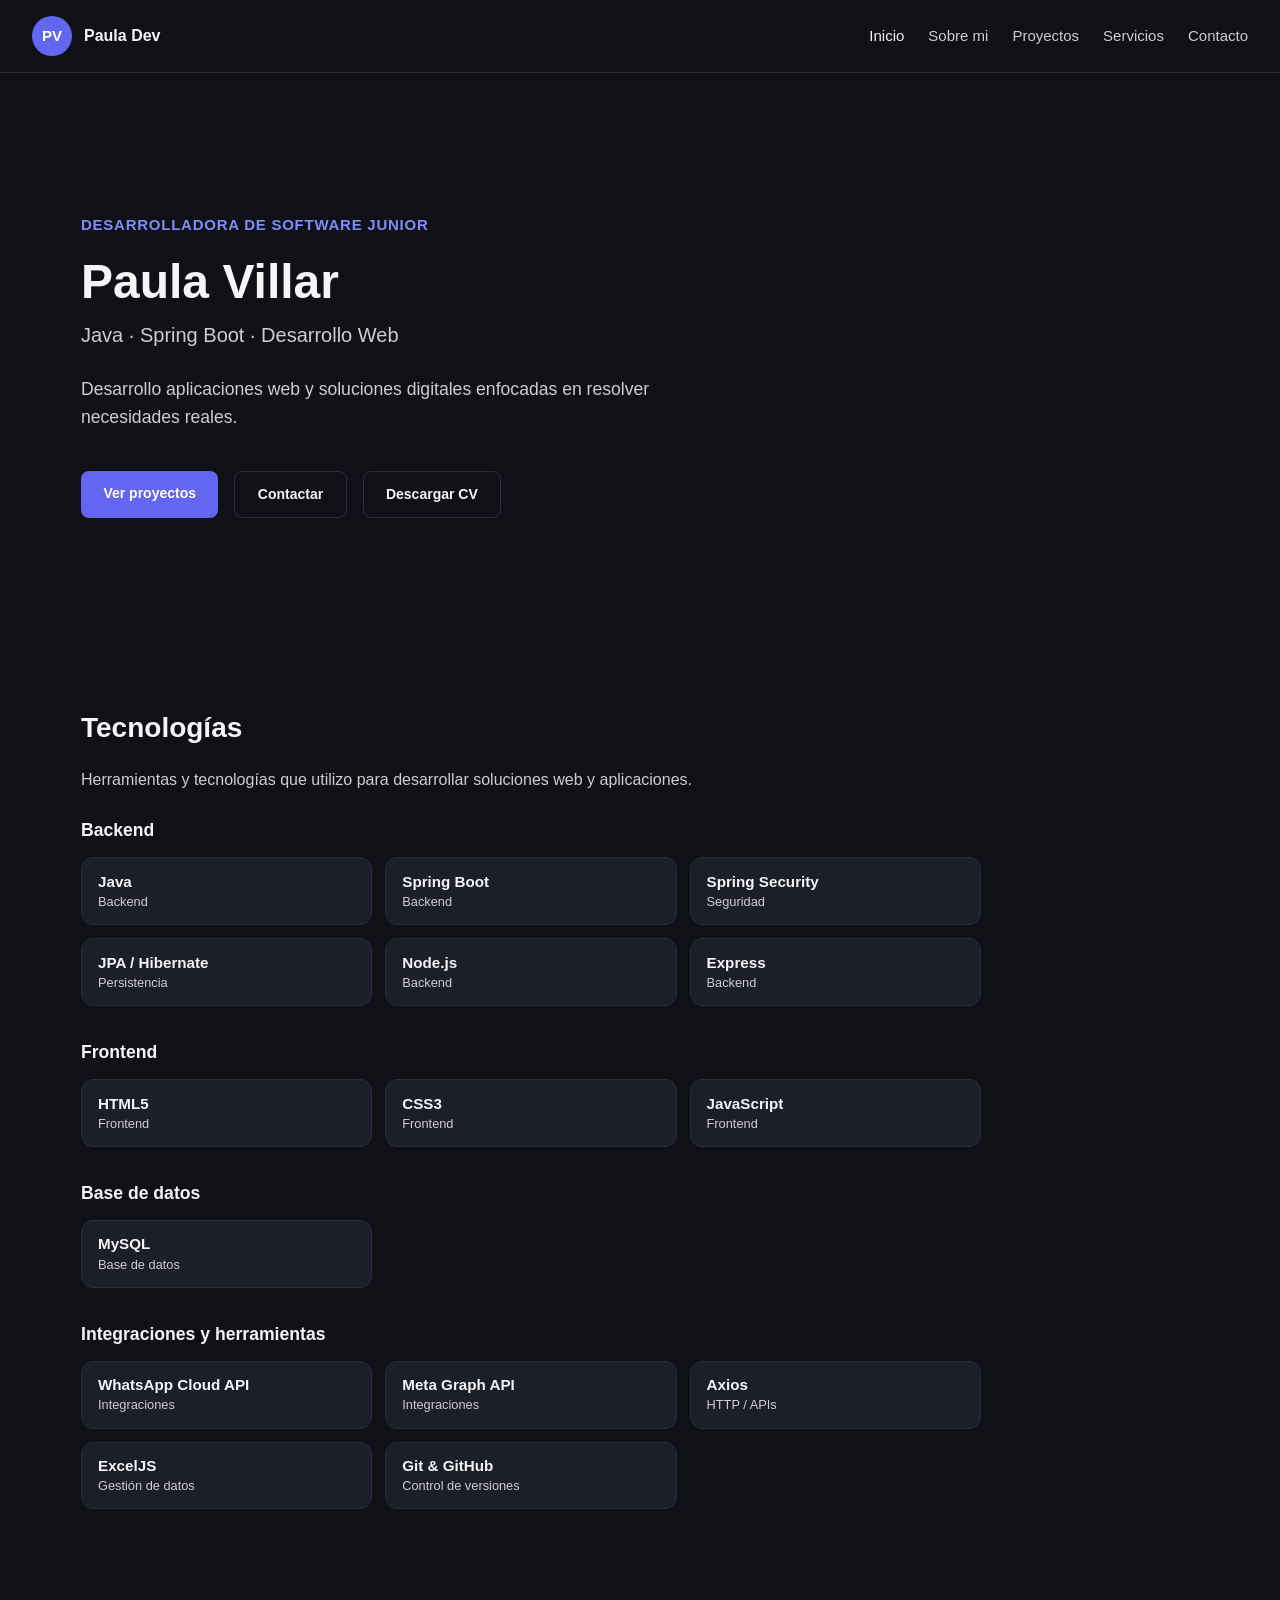
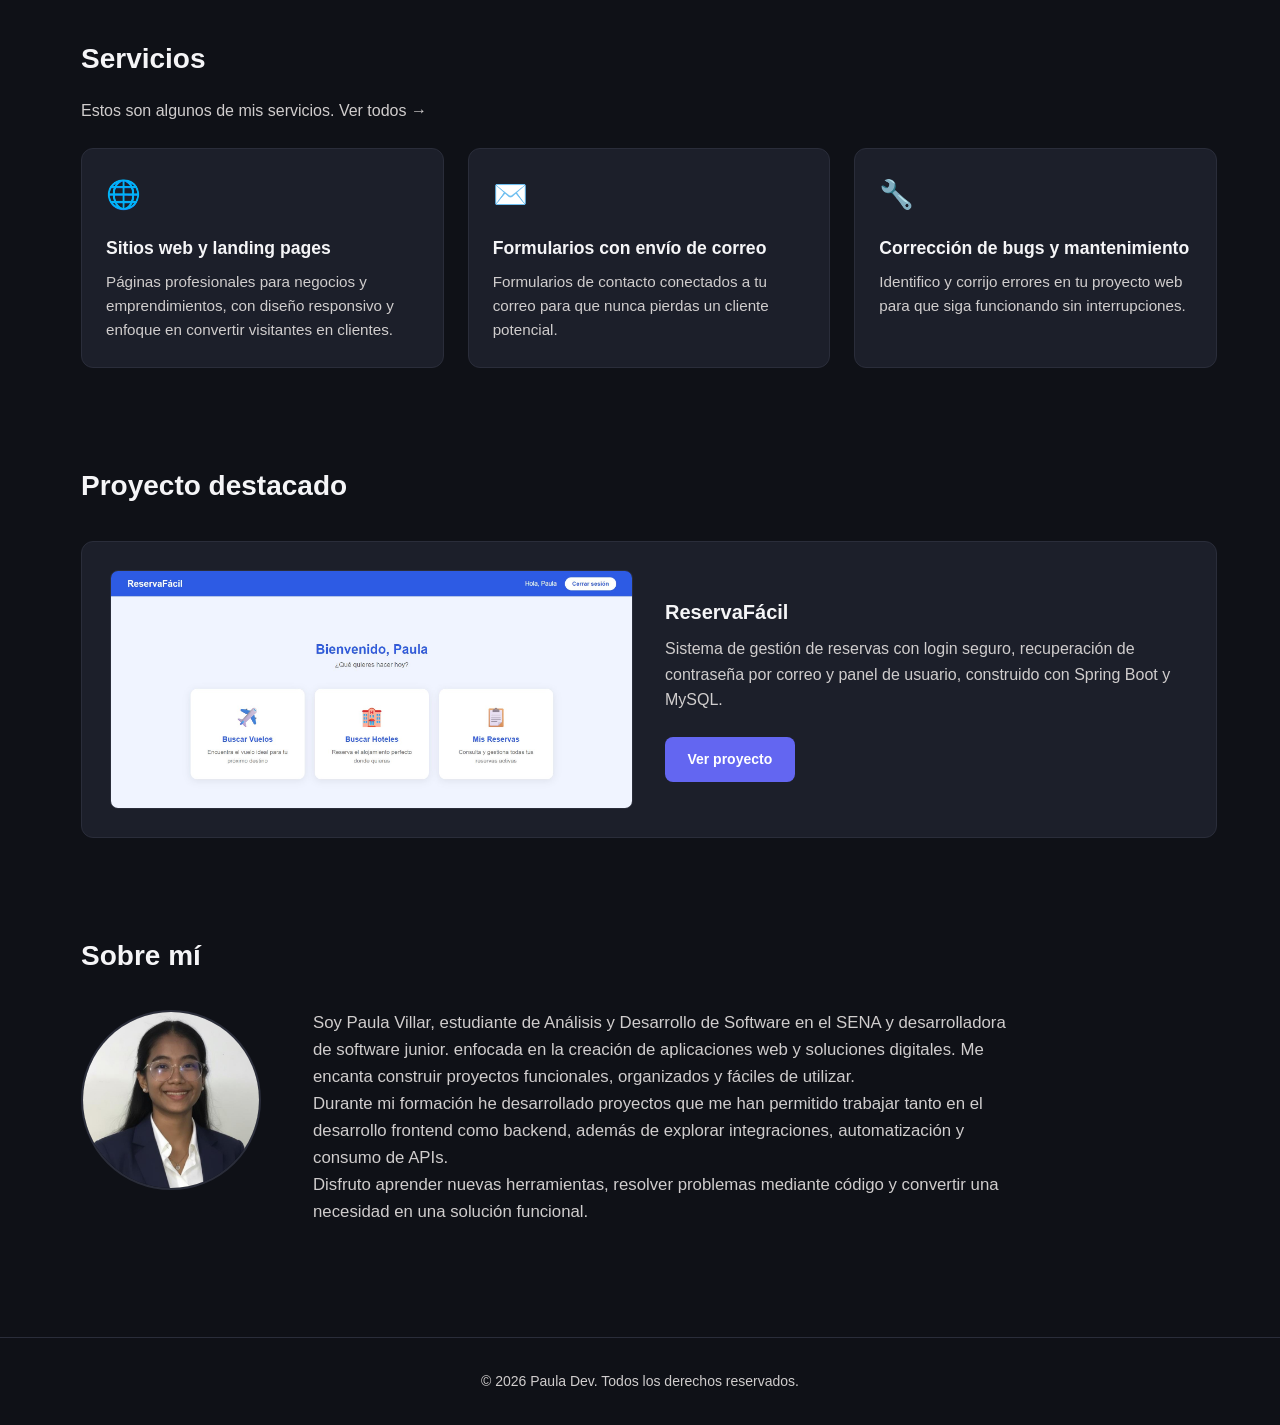
<file: index.html>
<!DOCTYPE html>
<html lang="es">

<head>
  <meta charset="UTF-8">
  <meta name="viewport" content="width=device-width, initial-scale=1.0">
  <title>Paula Villar | Desarrolladora de Software</title>
  <link rel="stylesheet" href="styles.css">
</head>

<body>

  <nav class="navbar">
    <div class="navbar-brand">
      <div class="navbar-logo">PV</div>
      <span class="navbar-name">Paula Dev</span>
    </div>

    <button class="menu-toggle" aria-label="Abrir menú" aria-expanded="false">
      ☰
    </button>

    <div class="navbar-links">
      <a href="index.html" class="active">Inicio</a>
      <a href="index.html#sobre-mi">Sobre mi</a>
      <a href="proyectos.html">Proyectos</a>
      <a href="servicios.html">Servicios</a>
      <a href="contacto.html">Contacto</a>
    </div>
  </nav>

  <main class="container">
    <section class="hero">
      <p class="hero-eyebrow">DESARROLLADORA DE SOFTWARE JUNIOR</p>
      <h1 class="hero-title">Paula Villar</h1>
      <p class="hero-subtitle">Java · Spring Boot · Desarrollo Web</p>
      <p class="hero-description">
        Desarrollo aplicaciones web y soluciones digitales enfocadas en resolver
        necesidades reales.</p>
      <div class="hero-actions">
        <a href="proyectos.html" class="btn btn-primary">Ver proyectos</a>
        <a href="contacto.html" class="btn btn-secondary">Contactar</a>
        <a href="docs/CV-Paula-Villar-Programadora.pdf" class="btn btn-secondary" target="_blank"
          rel="noopener">Descargar CV</a>
      </div>
    </section>

    <section class="section technologies-section">
      <h2 class="section-title">Tecnologías</h2>
      <p class="section-subtitle">
        Herramientas y tecnologías que utilizo para desarrollar soluciones web y aplicaciones.
      </p>

      <div class="technology-category">
        <h3>Backend</h3>

        <div class="technologies-grid">
          <div class="technology-card">
            <strong>Java</strong>
            <span>Backend</span>
          </div>

          <div class="technology-card">
            <strong>Spring Boot</strong>
            <span>Backend</span>
          </div>

          <div class="technology-card">
            <strong>Spring Security</strong>
            <span>Seguridad</span>
          </div>

          <div class="technology-card">
            <strong>JPA / Hibernate</strong>
            <span>Persistencia</span>
          </div>

          <div class="technology-card">
            <strong>Node.js</strong>
            <span>Backend</span>
          </div>

          <div class="technology-card">
            <strong>Express</strong>
            <span>Backend</span>
          </div>
        </div>
      </div>

      <div class="technology-category">
        <h3>Frontend</h3>

        <div class="technologies-grid">
          <div class="technology-card">
            <strong>HTML5</strong>
            <span>Frontend</span>
          </div>

          <div class="technology-card">
            <strong>CSS3</strong>
            <span>Frontend</span>
          </div>

          <div class="technology-card">
            <strong>JavaScript</strong>
            <span>Frontend</span>
          </div>
        </div>
      </div>

      <div class="technology-category">
        <h3>Base de datos</h3>

        <div class="technologies-grid">
          <div class="technology-card">
            <strong>MySQL</strong>
            <span>Base de datos</span>
          </div>
        </div>
      </div>

      <div class="technology-category">
        <h3>Integraciones y herramientas</h3>

        <div class="technologies-grid">
          <div class="technology-card">
            <strong>WhatsApp Cloud API</strong>
            <span>Integraciones</span>
          </div>

          <div class="technology-card">
            <strong>Meta Graph API</strong>
            <span>Integraciones</span>
          </div>

          <div class="technology-card">
            <strong>Axios</strong>
            <span>HTTP / APIs</span>
          </div>

          <div class="technology-card">
            <strong>ExcelJS</strong>
            <span>Gestión de datos</span>
          </div>

          <div class="technology-card">
            <strong>Git &amp; GitHub</strong>
            <span>Control de versiones</span>
          </div>
        </div>
      </div>
    </section>

    <section class="section">
      <h2 class="section-title">Servicios</h2>
      <p class="section-subtitle">Estos son algunos de mis servicios. <a href="servicios.html">Ver todos →</a></p>
      <div class="services-grid">
        <div class="service-card">
          <div class="service-icon">🌐</div>
          <h3 class="service-title">Sitios web y landing pages</h3>
          <p class="service-description">Páginas profesionales para negocios y emprendimientos, con diseño responsivo y
            enfoque en convertir visitantes en clientes.</p>
        </div>

        <div class="service-card">
          <div class="service-icon">✉️</div>
          <h3 class="service-title">Formularios con envío de correo</h3>
          <p class="service-description">Formularios de contacto conectados a tu correo para que nunca pierdas un
            cliente potencial.</p>
        </div>

        <div class="service-card">
          <div class="service-icon">🔧</div>
          <h3 class="service-title">Corrección de bugs y mantenimiento</h3>
          <p class="service-description">Identifico y corrijo errores en tu proyecto web para que siga funcionando sin
            interrupciones.</p>
        </div>
      </div>
    </section>

    <section class="section">
      <h2 class="section-title">Proyecto destacado</h2>
      <div class="featured-project">
        <img src="img/panel.png" alt="Panel principal de ReservaFácil">
        <div>
          <h3 class="featured-project-title">ReservaFácil</h3>
          <p class="featured-project-description">
            Sistema de gestión de reservas con login seguro, recuperación de contraseña por correo y panel de usuario,
            construido con Spring Boot y MySQL.
          </p>
          <a href="proyectos.html" class="btn btn-primary">Ver proyecto</a>
        </div>
      </div>
    </section>

    <section class="section" id="sobre-mi">
      <h2 class="section-title">Sobre mí</h2>

      <div class="about-grid">
        <img src="img/paula.jpg" alt="Foto de Paula Villar" class="about-photo">

        <div>
          <p class="about-text">
            Soy Paula Villar, estudiante de Análisis y Desarrollo de Software
            en el SENA y desarrolladora de software junior. enfocada en la creación de
            aplicaciones web y soluciones digitales. Me encanta construir
            proyectos funcionales, organizados y fáciles de utilizar.
          </p>

          <p class="about-text">
            Durante mi formación he desarrollado proyectos que me han
            permitido trabajar tanto en el desarrollo frontend como
            backend, además de explorar integraciones, automatización
            y consumo de APIs.
          </p>

          <p class="about-text">
            Disfruto aprender nuevas herramientas, resolver problemas
            mediante código y convertir una necesidad en una solución
            funcional.
          </p>
        </div>
      </div>
    </section>
  </main>

  <script src="script.js"></script>

  <footer class="footer">
    <p>&copy; 2026 Paula Dev. Todos los derechos reservados.</p>
  </footer>

</body>

</html>
</file>
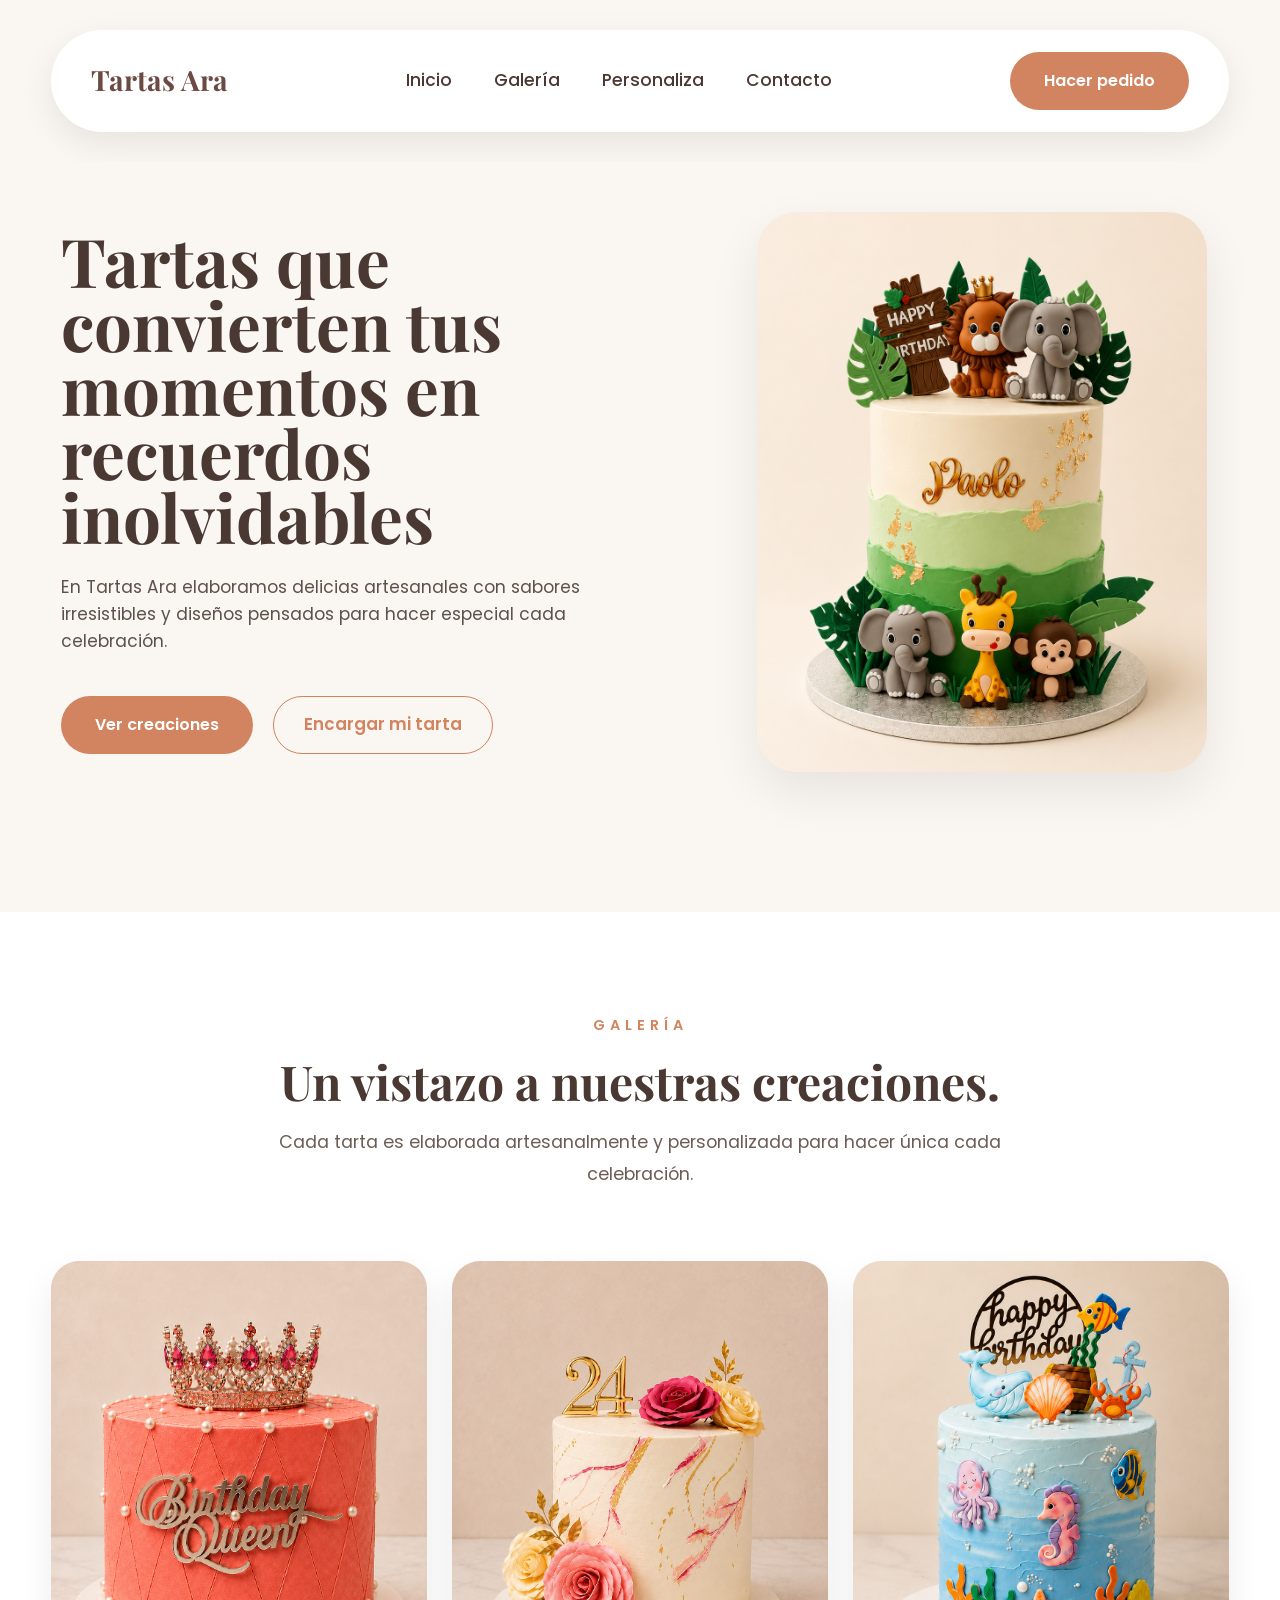
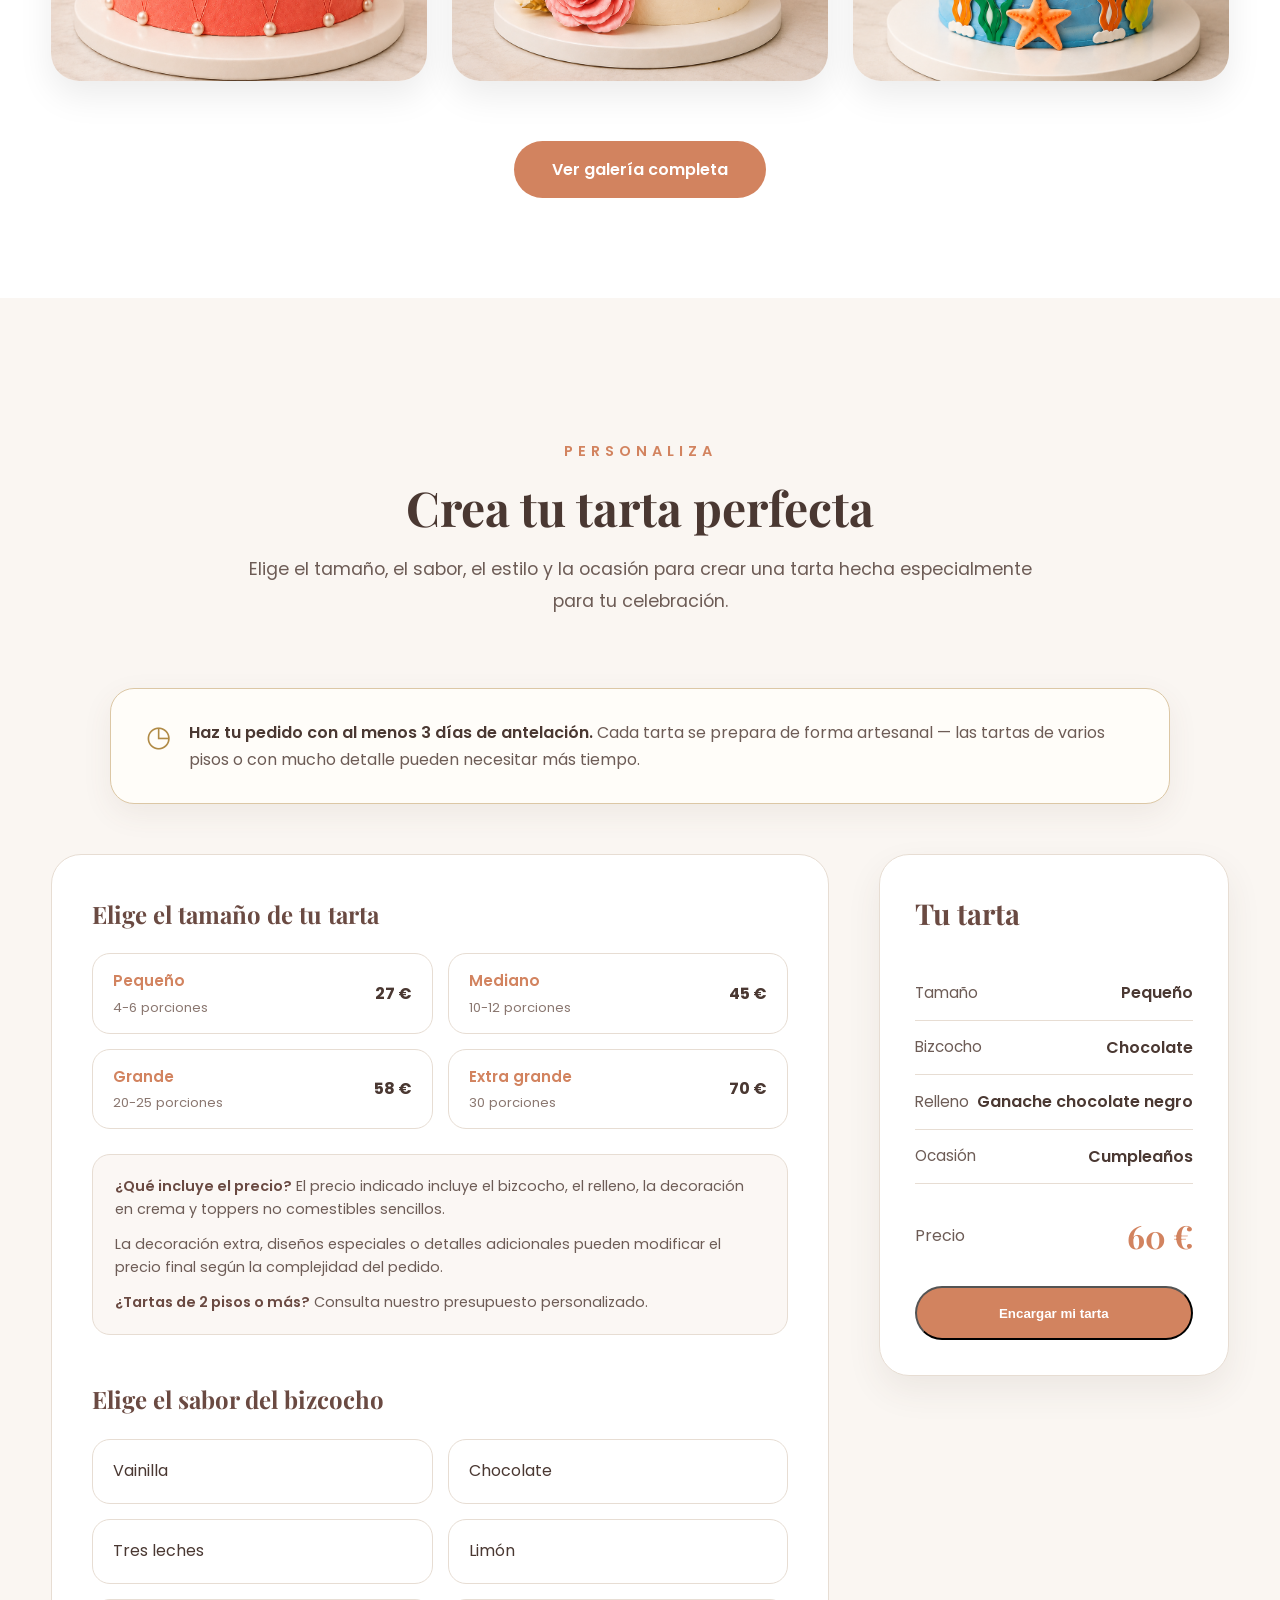
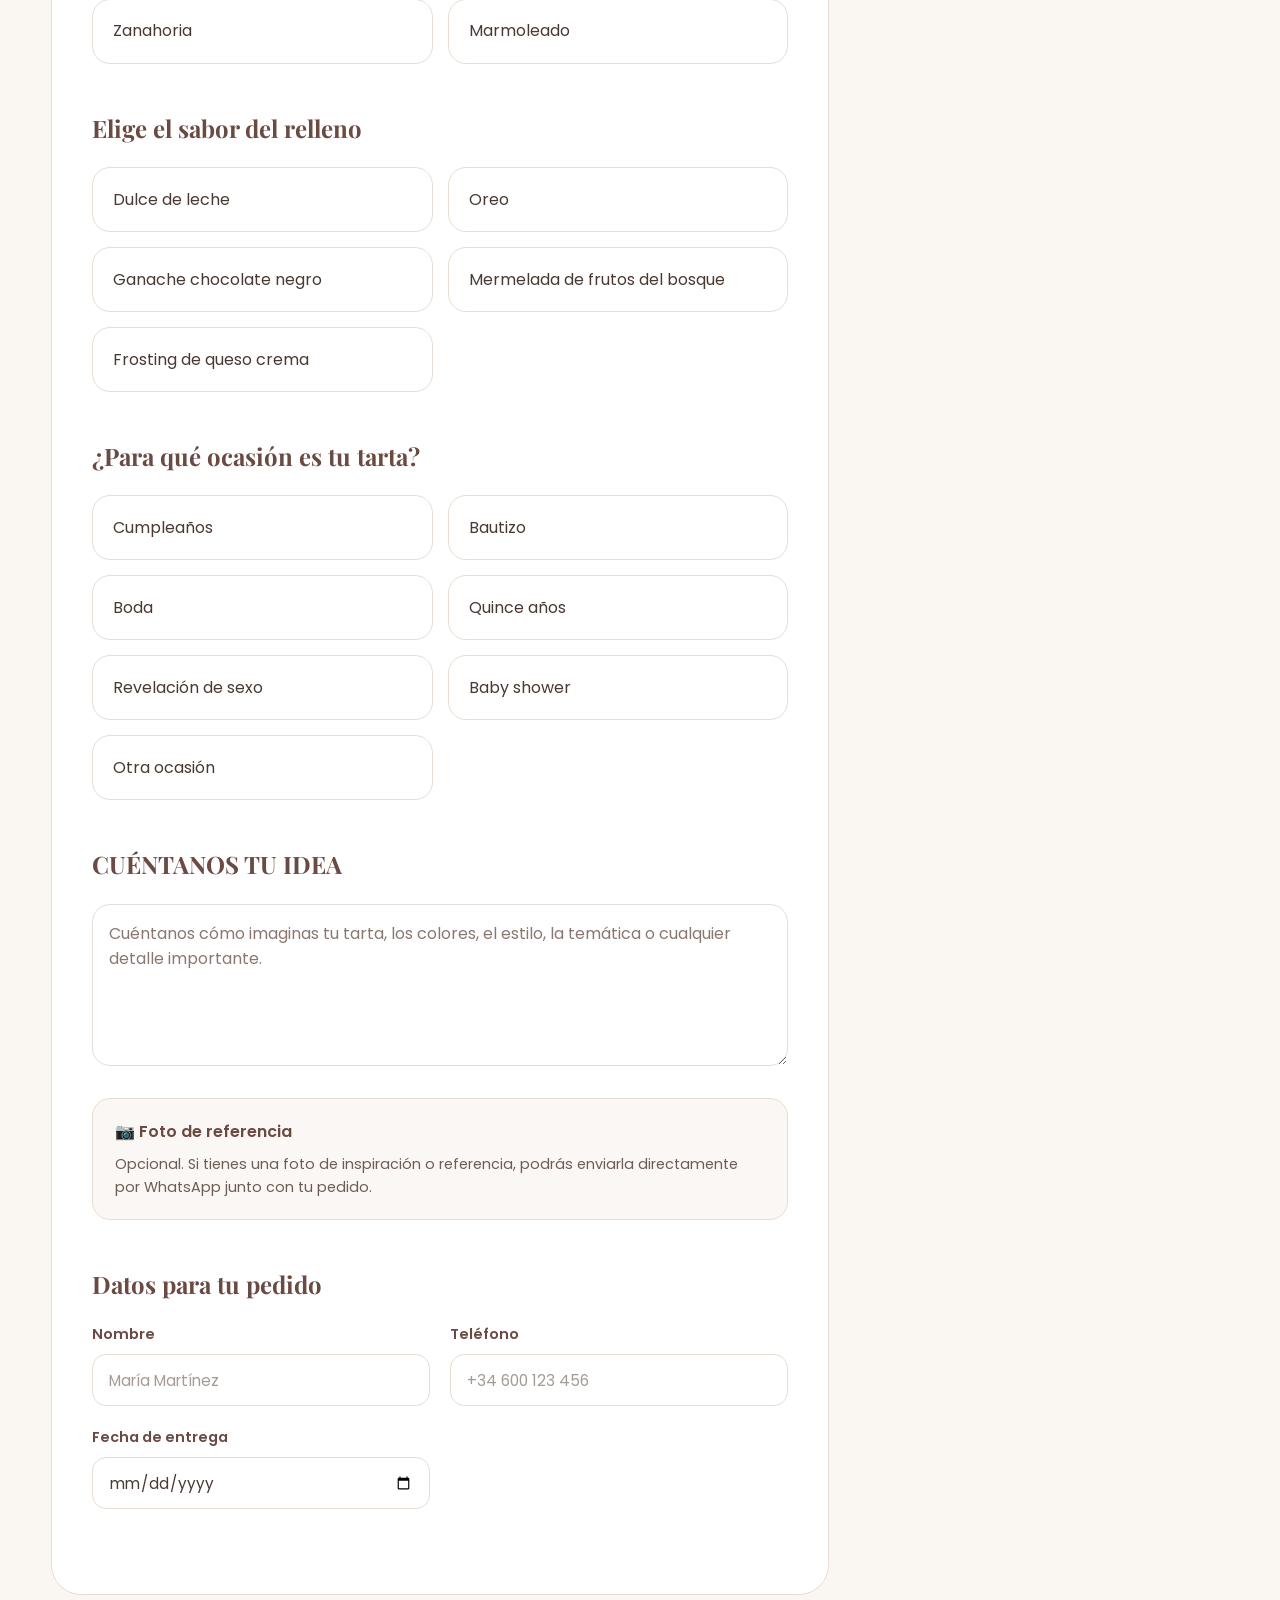
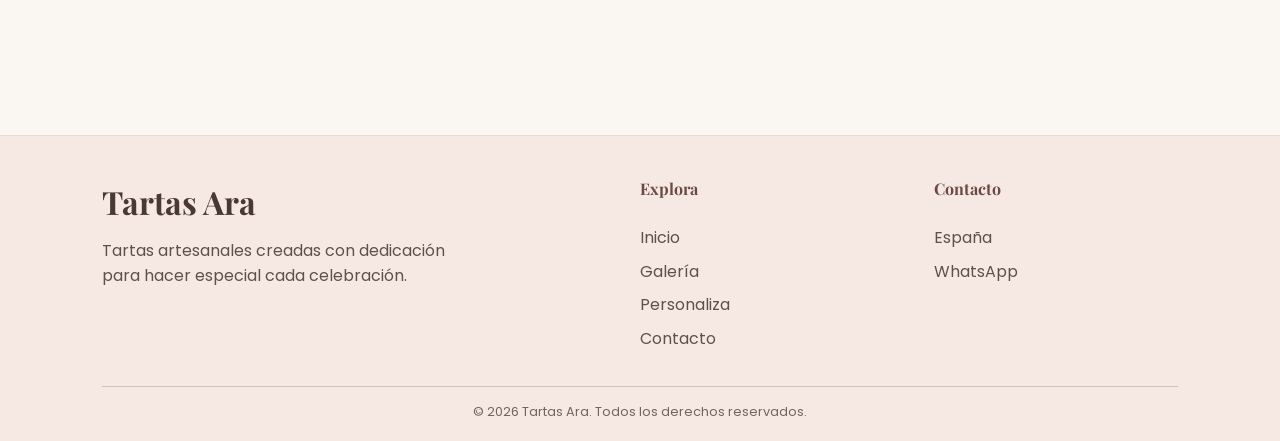
<file: proyectos/TARTAS_ARA/index.html>
<!DOCTYPE html>
<html lang="es">

<head>
    <meta charset="UTF-8">
    <meta name="viewport" content="width=device-width, initial-scale=1.0">
    <title>Tartas Ara</title>
    <link rel="preconnect" href="https://fonts.googleapis.com">
    <link rel="preconnect" href="https://fonts.gstatic.com" crossorigin>
    <link
        href="https://fonts.googleapis.com/css2?family=Playfair+Display:wght@400;500;600;700&family=Poppins:wght@300;400;500;600;700&display=swap"
        rel="stylesheet">
    <link rel="stylesheet" href="style.css">
</head>

<body>

    <header>
        <div class="container">
            <nav class="navbar">
                <div class="logo">Tartas Ara</div>

                <ul class="nav-links">
                    <li><a href="#inicio">Inicio</a></li>
                    <li><a href="#galería">Galería</a></li>
                    <li><a href="#personaliza">Personaliza</a></li>
                    <li><a href="#contacto">Contacto</a></li>
                </ul>

                <a href="#personaliza" class="cta-btn">Hacer pedido</a>

            </nav>
        </div>
    </header>

    <main>

        <section id="inicio">
            <div class="container">
                <div class="hero-content">
                    <h1>Tartas que convierten tus momentos
                        en recuerdos inolvidables</h1>
                    <p>En Tartas Ara elaboramos delicias artesanales
                        con sabores irresistibles y diseños pensados para hacer
                        especial cada celebración.</p>

                    <div class="hero-buttons">
                        <a href="#galería" class="cta-btn">Ver creaciones</a>
                        <a href="#personaliza" class="secondary-btn">Encargar mi tarta</a>
                    </div>
                </div>

                <div class="hero-image">
                    <img src="img/tarta principal.png" alt="tarta-artesanal">
                </div>
            </div>
        </section>

        <section id="galería">
            <div class="container">
                <div class="section-header reveal">
                    <span>GALERÍA</span>

                    <h2>Un vistazo a nuestras creaciones.</h2>

                    <p>Cada tarta es elaborada artesanalmente y personalizada para hacer única cada celebración.</p>
                </div>

                <div class="galería-grid">

                    <div class="galería-card reveal">
                        <img src="img/tarta1.png" alt="Tarta personalizada">
                    </div>

                    <div class="galería-card reveal">
                        <img src="img/tarta2.png" alt="Tarta de celebración">
                    </div>

                    <div class="galería-card reveal">
                        <img src="img/tarta3.png" alt="Tarta de matrimonio">
                    </div>
                </div>

                <a href="galeria.html" class="galería-btn">Ver galería completa</a>

            </div>
        </section>

        <section id="personaliza">

            <div class="container">

                <div class="section-header reveal">
                    <span>PERSONALIZA</span>

                    <h2>Crea tu tarta perfecta</h2>

                    <p>
                        Elige el tamaño, el sabor, el estilo y la ocasión para crear
                        una tarta hecha especialmente para tu celebración.
                    </p>
                </div>

                <div class="aviso-pedido">
                    <span class="aviso-icono">◷</span>

                    <p>
                        <strong>Haz tu pedido con al menos 3 días de antelación.</strong>
                        Cada tarta se prepara de forma artesanal — las tartas de varios
                        pisos o con mucho detalle pueden necesitar más tiempo.
                    </p>
                </div>

                <div class="personaliza-content">

                    <div class="tarta-form reveal">


                        <!-- TAMAÑO -->
                        <div class="form-group">

                            <h3>Elige el tamaño de tu tarta</h3>

                            <div class="options-grid">

                                <label class="option-card">
                                    <input type="radio" name="tamaño" value="pequeño" required>
                                    <span>
                                        <strong>Pequeño</strong>
                                        <small>4-6 porciones</small>
                                    </span>
                                    <b>27 €</b>
                                </label>

                                <label class="option-card">
                                    <input type="radio" name="tamaño" value="mediano">
                                    <span>
                                        <strong>Mediano</strong>
                                        <small>10-12 porciones</small>
                                    </span>
                                    <b>45 €</b>
                                </label>

                                <label class="option-card">
                                    <input type="radio" name="tamaño" value="grande">
                                    <span>
                                        <strong>Grande</strong>
                                        <small>20-25 porciones</small>
                                    </span>
                                    <b>58 €</b>
                                </label>

                                <label class="option-card">
                                    <input type="radio" name="tamaño" value="extra-grande">
                                    <span>
                                        <strong>Extra grande</strong>
                                        <small>30 porciones</small>
                                    </span>
                                    <b>70 €</b>
                                </label>

                            </div>

                            <div class="info-precio">
                                <p><strong>¿Qué incluye el precio?</strong>
                                    El precio indicado incluye el bizcocho, el relleno,
                                    la decoración en crema y toppers no comestibles sencillos.</p>

                                <p>La decoración extra, diseños especiales o detalles adicionales
                                    pueden modificar el precio final según la complejidad del pedido.</p>

                                <p><strong>¿Tartas de 2 pisos o más?</strong>
                                    Consulta nuestro presupuesto personalizado.</p>
                            </div>
                        </div>


                        <!-- BIZCOCHO -->
                        <div class="form-group">

                            <h3>Elige el sabor del bizcocho</h3>

                            <div class="options-grid">

                                <label class="option-card">
                                    <input type="radio" name="bizcocho" value="vainilla" required>
                                    <span>Vainilla</span>
                                </label>

                                <label class="option-card">
                                    <input type="radio" name="bizcocho" value="chocolate">
                                    <span>Chocolate</span>
                                </label>

                                <label class="option-card">
                                    <input type="radio" name="bizcocho" value="red-velvet">
                                    <span>Tres leches</span>
                                </label>

                                <label class="option-card">
                                    <input type="radio" name="bizcocho" value="red-velvet">
                                    <span>Limón</span>
                                </label>

                                <label class="option-card">
                                    <input type="radio" name="bizcocho" value="zanahoria">
                                    <span>Zanahoria</span>
                                </label>

                                <label class="option-card">
                                    <input type="radio" name="bizcocho" value="red-velvet">
                                    <span>Marmoleado</span>
                                </label>

                            </div>

                        </div>


                        <!-- RELLENO -->
                        <div class="form-group">

                            <h3>Elige el sabor del relleno</h3>

                            <div class="options-grid">

                                <label class="option-card">
                                    <input type="radio" name="relleno" value="arequipe" required>
                                    <span>Dulce de leche</span>
                                </label>

                                <label class="option-card">
                                    <input type="radio" name="relleno" value="chocolate">
                                    <span>Oreo</span>
                                </label>

                                <label class="option-card">
                                    <input type="radio" name="relleno" value="fresa">
                                    <span>Ganache chocolate negro</span>
                                </label>

                                <label class="option-card">
                                    <input type="radio" name="relleno" value="frutos-rojos">
                                    <span>Mermelada de frutos del bosque</span>
                                </label>

                                <label class="option-card">
                                    <input type="radio" name="relleno" value="frutos-rojos">
                                    <span>Frosting de queso crema </span>
                                </label>

                            </div>

                        </div>


                        <!-- OCASIÓN -->
                        <div class="form-group">

                            <h3>¿Para qué ocasión es tu tarta?</h3>

                            <div class="options-grid">

                                <label class="option-card">
                                    <input type="radio" name="ocasión" value="cumpleaños" required>
                                    <span>Cumpleaños</span>
                                </label>

                                <label class="option-card">
                                    <input type="radio" name="ocasión" value="bautizo">
                                    <span>Bautizo</span>
                                </label>

                                <label class="option-card">
                                    <input type="radio" name="ocasión" value="matrimonio">
                                    <span>Boda</span>
                                </label>

                                <label class="option-card">
                                    <input type="radio" name="ocasión" value="revelación">
                                    <span>Quince años</span>
                                </label>

                                <label class="option-card">
                                    <input type="radio" name="ocasión" value="aniversario">
                                    <span>Revelación de sexo</span>
                                </label>

                                <label class="option-card">
                                    <input type="radio" name="ocasión" value="otra">
                                    <span>Baby shower</span>
                                </label>


                                <label class="option-card">
                                    <input type="radio" name="ocasión" value="otra">
                                    <span>Otra ocasión</span>
                                </label>
                            </div>
                        </div>

                        <!-- IDEA DE LA TARTA -->
                        <div class="form-group">

                            <h3>CUÉNTANOS TU IDEA</h3>

                            <textarea id="idea-tarta" rows="5"
                                placeholder="Cuéntanos cómo imaginas tu tarta, los colores, el estilo, la temática o cualquier detalle importante."></textarea>

                            <div class="foto-referencia">

                                <label>
                                    📷 Foto de referencia
                                </label>

                                <small>
                                    Opcional. Si tienes una foto de inspiración o referencia,
                                    podrás enviarla directamente por WhatsApp junto con tu pedido.
                                </small>

                            </div>

                        </div>


                        <!-- DATOS DEL PEDIDO -->
                        <div class="form-group">

                            <h3>Datos para tu pedido</h3>

                            <div class="form-fields">

                                <div class="field">
                                    <label for="nombre">Nombre</label>
                                    <input type="text" id="nombre" placeholder="María Martínez" required>
                                </div>

                                <div class="field">
                                    <label for="telefono">Teléfono</label>
                                    <input type="tel" id="telefono" placeholder="+34 600 123 456" required>
                                </div>

                                <div class="field">
                                    <label for="fecha">Fecha de entrega</label>
                                    <input type="date" id="fecha" required>
                                </div>
                            </div>
                        </div>
                    </div>

                    <!-- RESUMEN -->
                    <div class="pedido-resumen reveal">

                        <h3>Tu tarta</h3>

                        <div class="resumen-item">
                            <span>Tamaño</span>
                            <strong id="resumen-tamaño">Pequeño</strong>
                        </div>

                        <div class="resumen-item">
                            <span>Bizcocho</span>
                            <strong id="resumen-bizcocho">Chocolate</strong>
                        </div>

                        <div class="resumen-item">
                            <span>Relleno</span>
                            <strong id="resumen-relleno">Ganache chocolate negro</strong>
                        </div>

                        <div class="resumen-item">
                            <span>Ocasión</span>
                            <strong id="resumen-ocasion">Cumpleaños</strong>
                        </div>

                        <br>

                        <div class="precio-final">
                            <span>Precio</span>
                            <h2 id="precio-final">60 €</h2>
                        </div>

                        <button type="button" class="cta-btn" id="btn-pedido">Encargar mi tarta</button>

                    </div>

                </div>
            </div>
        </section>
    </main>

    <footer class="footer">
        <div class="footer-content">
            <div class="footer-brand">
                <h2>Tartas Ara</h2>
                <p>Tartas artesanales creadas con dedicación para hacer especial cada celebración.</p>
            </div>

            <div class="footer-links">
                <h3>Explora</h3>
                <a href="#inicio">Inicio</a>
                <a href="#galería">Galería</a>
                <a href="#personaliza">Personaliza</a>
                <a href="#contacto">Contacto</a>
            </div>

            <div class="footer-contact">
                <h3 id="contacto">Contacto</h3>
                <p>España</p>
                <a href="https://wa.me/34654257496" target="_blank">WhatsApp</a>
            </div>
        </div>

        <div class="footer-bottom">
            <p>© 2026 Tartas Ara. Todos los derechos reservados.</p>
        </div>
    </footer>

    <script src="script.js"></script>

</body>

</html>
</file>
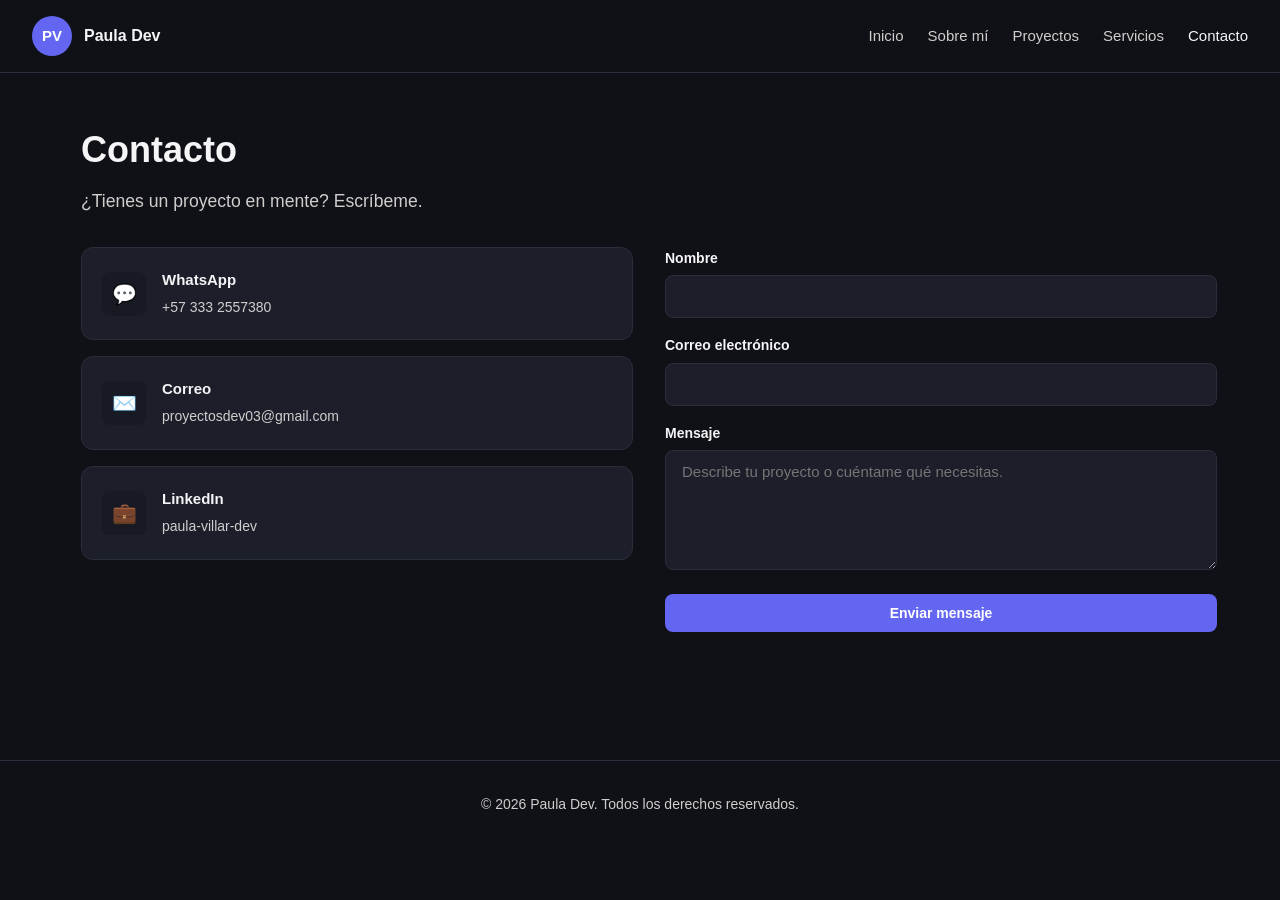
<file: contacto.html>
<!DOCTYPE html>
<html lang="es">

<head>
  <meta charset="UTF-8">
  <meta name="viewport" content="width=device-width, initial-scale=1.0">
  <title>Contacto | Paula Villar Dev</title>
  <link rel="stylesheet" href="styles.css">
</head>

<body>

  <nav class="navbar">
    <div class="navbar-brand">
      <div class="navbar-logo">PV</div>
      <span class="navbar-name">Paula Dev</span>
    </div>
    <div class="navbar-links">
      <a href="index.html">Inicio</a>
      <a href="index.html#sobre-mi">Sobre mí</a>
      <a href="proyectos.html">Proyectos</a>
      <a href="servicios.html">Servicios</a>
      <a href="contacto.html" class="active">Contacto</a>
    </div>
  </nav>

  <main class="container">

    <section class="page-header">
      <h1 class="page-title">Contacto</h1>
      <p class="page-subtitle">¿Tienes un proyecto en mente? Escríbeme.</p>
    </section>

    <section class="contact-grid">

      <div class="contact-links">
        <a href="https://wa.me/573332557380" target="_blank" class="contact-link-card">
          <div class="contact-link-icon">💬</div>
          <div class="contact-link-text">
            <strong>WhatsApp</strong>
            <span>+57 333 2557380</span>
          </div>
        </a>

        <a href="mailto:proyectosdev03@gmail.com" target="_blank" class="contact-link-card">
          <div class="contact-link-icon">✉️</div>
          <div class="contact-link-text">
            <strong>Correo</strong>
            <span>proyectosdev03@gmail.com</span>
          </div>
        </a>

        <a href="https://www.linkedin.com/in/paula-villar-dev" target="_blank" class="contact-link-card">
          <div class="contact-link-icon">💼</div>
          <div class="contact-link-text">
            <strong>LinkedIn</strong>
            <span>paula-villar-dev</span>
          </div>
        </a>
      </div>

      <form class="contact-form" action="https://formspree.io/f/mlgkogyp" method="POST">
        <div class="form-group">
          <label for="nombre">Nombre</label>
          <input type="text" id="nombre" name="nombre" required>
        </div>

        <div class="form-group">
          <label for="email">Correo electrónico</label>
          <input type="email" id="email" name="email" required>
        </div>

        <div class="form-group">
          <label for="mensaje">Mensaje</label>
          <textarea id="mensaje" name="mensaje" required
            placeholder="Describe tu proyecto o cuéntame qué necesitas."></textarea>

        </div>

        <button type="submit" class="btn btn-primary">Enviar mensaje</button>
      </form>

    </section>

  </main>

  <footer class="footer">
    <p>&copy; 2026 Paula Dev. Todos los derechos reservados.</p>
  </footer>

</body>

</html>
</file>
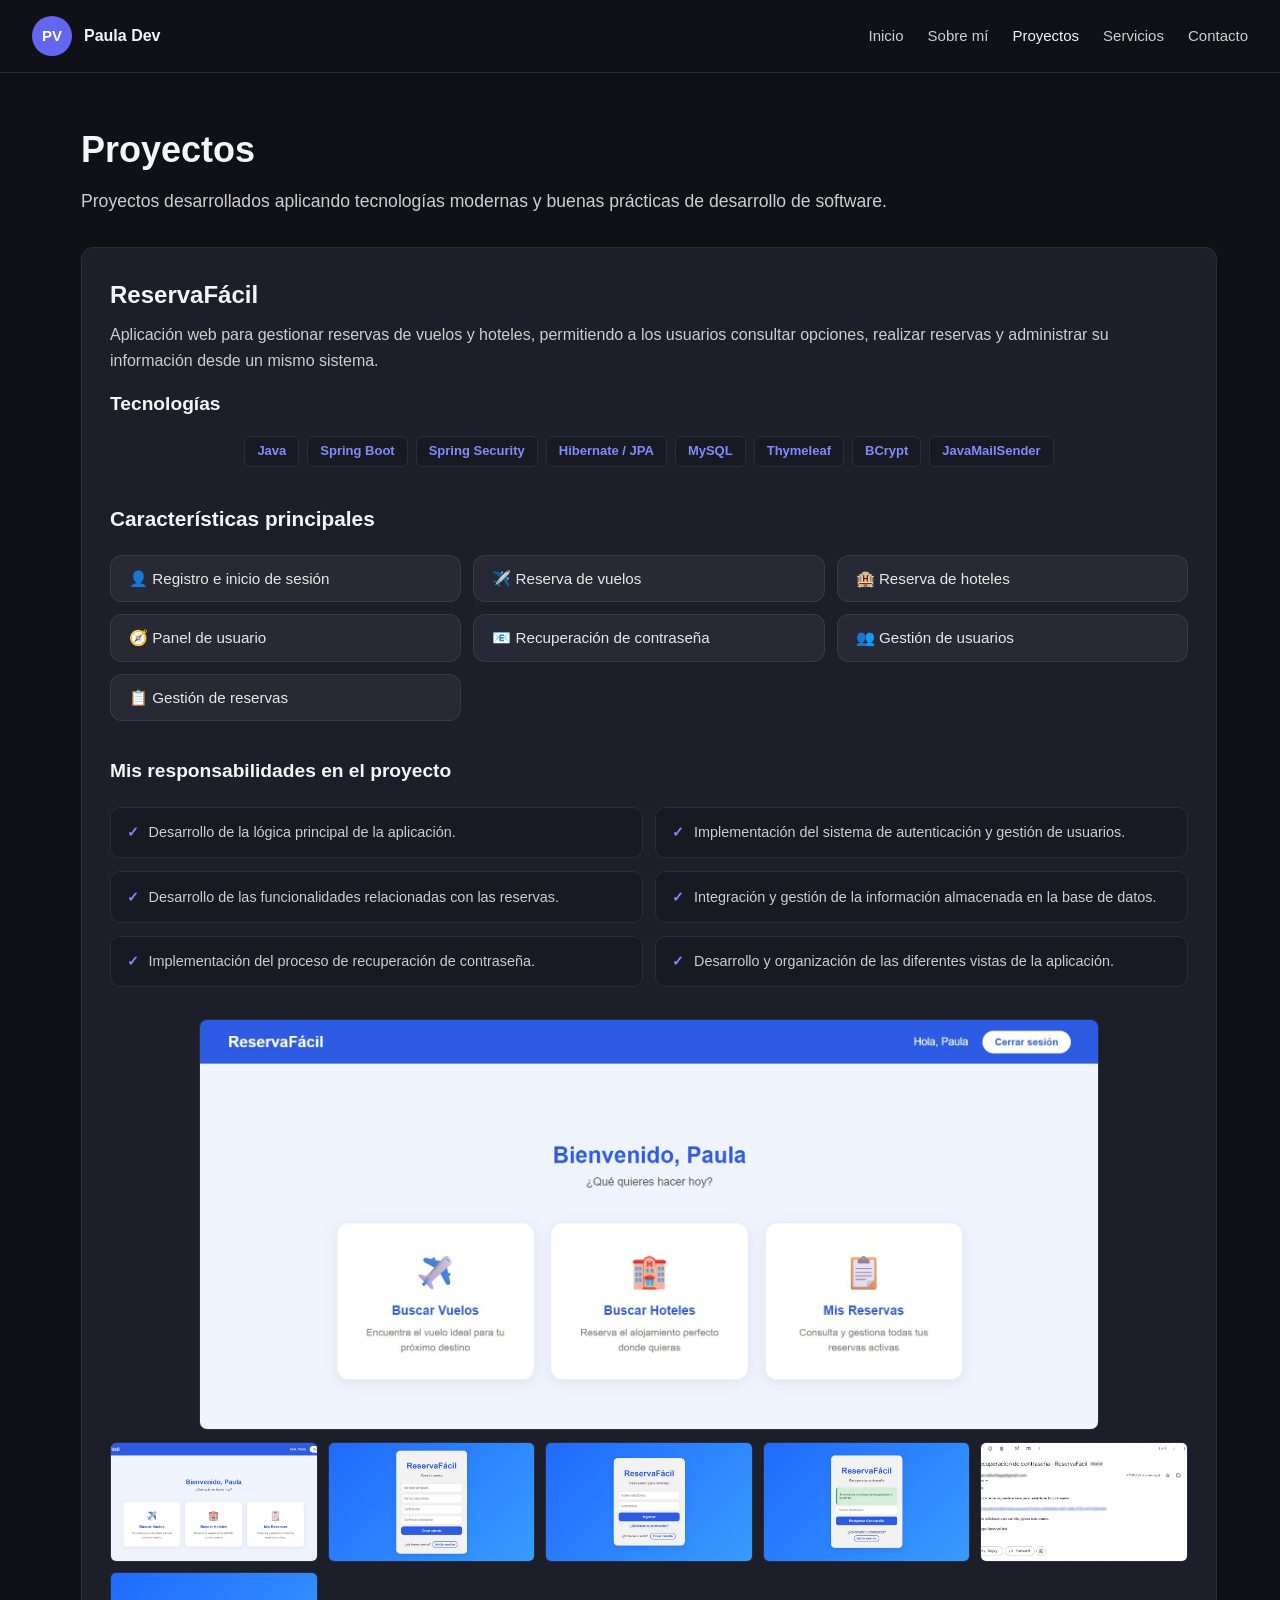
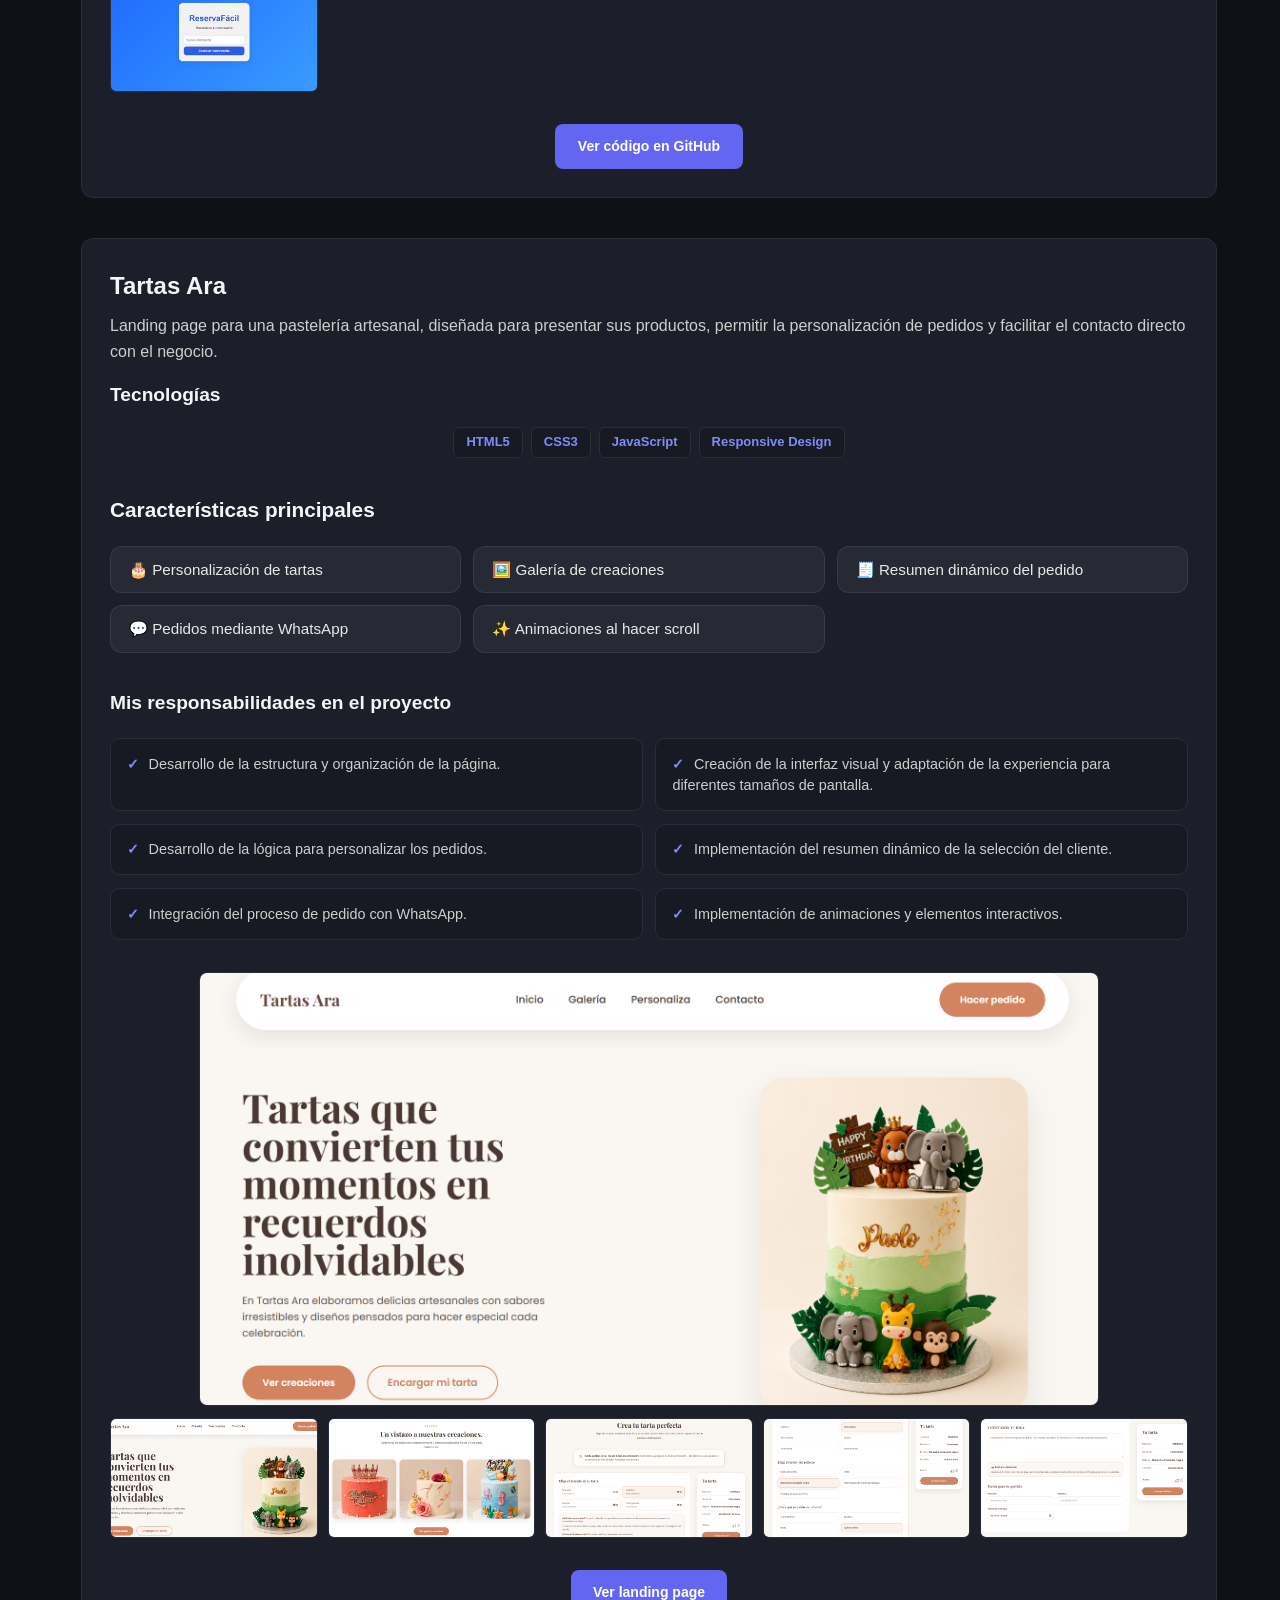
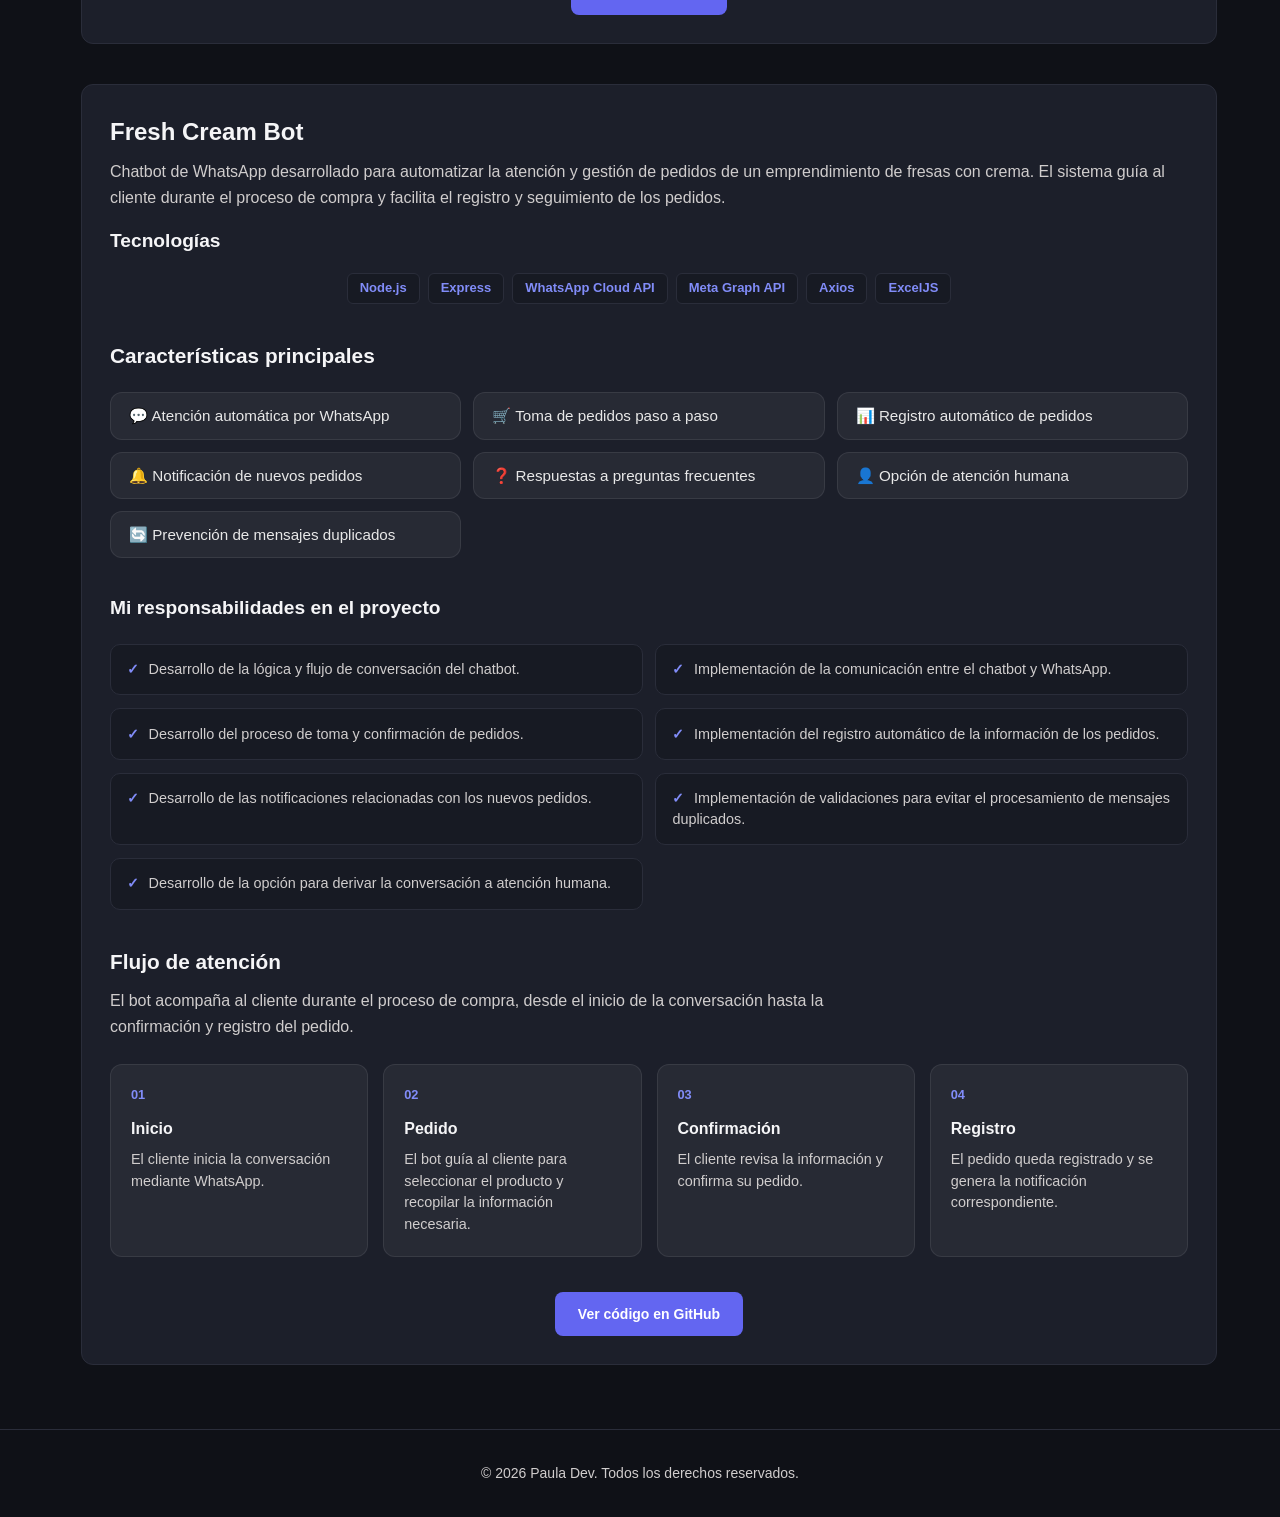
<file: proyectos.html>
<!DOCTYPE html>
<html lang="es">

<head>
  <meta charset="UTF-8">
  <meta name="viewport" content="width=device-width, initial-scale=1.0">
  <title>Proyectos | Paula Villar Dev</title>
  <link rel="stylesheet" href="styles.css">
</head>

<body>

  <nav class="navbar">
    <div class="navbar-brand">
      <div class="navbar-logo">PV</div>
      <span class="navbar-name">Paula Dev</span>
    </div>
    <div class="navbar-links">
      <a href="index.html">Inicio</a>
      <a href="index.html#sobre-mi">Sobre mí</a>
      <a href="proyectos.html" class="active">Proyectos</a>
      <a href="servicios.html">Servicios</a>
      <a href="contacto.html">Contacto</a>
    </div>
  </nav>

  <main class="container">

    <section class="page-header">
      <h1 class="page-title">Proyectos</h1>
      <p class="page-subtitle">Proyectos desarrollados aplicando tecnologías modernas y buenas prácticas de desarrollo
        de software.</p>
    </section>

    <section class="project-card">
      <div class="project-header">
        <h2 class="project-title">ReservaFácil</h2>
        <p class="project-description"> Aplicación web para gestionar reservas de vuelos y hoteles, permitiendo
          a los usuarios consultar opciones, realizar reservas y administrar su
          información desde un mismo sistema.</p>
      </div>

      <div class="project-technologies">

        <h3>Tecnologías</h3>
        <div class="tech-badges">
          <span class="tech-badge">Java</span>
          <span class="tech-badge">Spring Boot</span>
          <span class="tech-badge">Spring Security</span>
          <span class="tech-badge">Hibernate / JPA</span>
          <span class="tech-badge">MySQL</span>
          <span class="tech-badge">Thymeleaf</span>
          <span class="tech-badge">BCrypt</span>
          <span class="tech-badge">JavaMailSender</span>
        </div>
      </div>

      <div class="project-features">
        <h3>Características principales</h3>

        <div class="features-grid">
          <span>👤 Registro e inicio de sesión</span>
          <span>✈️ Reserva de vuelos</span>
          <span>🏨 Reserva de hoteles</span>
          <span>🧭 Panel de usuario</span>
          <span>📧 Recuperación de contraseña</span>
          <span>👥 Gestión de usuarios</span>
          <span>📋 Gestión de reservas</span>
        </div>
      </div>

      <div class="project-responsibilities">

        <h3>Mis responsabilidades en el proyecto</h3>

        <ul>
          <li>Desarrollo de la lógica principal de la aplicación.</li>
          <li>Implementación del sistema de autenticación y gestión de usuarios.</li>
          <li>Desarrollo de las funcionalidades relacionadas con las reservas.</li>
          <li>Integración y gestión de la información almacenada en la base de datos.</li>
          <li>Implementación del proceso de recuperación de contraseña.</li>
          <li>Desarrollo y organización de las diferentes vistas de la aplicación.</li>
        </ul>

      </div>

      <img src="img/panel.png" alt="Panel principal de ReservaFácil" class="project-main-image" id="reservafacil-main">

      <div class="project-thumbs">
        <img src="img/panel.png" alt="Vista del panel principal" class="project-thumb" data-full="img/panel.png"
          data-target="reservafacil-main">
        <img src="img/registro.png" alt="Pantalla de registro de usuario" class="project-thumb"
          data-full="img/registro.png" data-target="reservafacil-main">
        <img src="img/login.png" alt="Pantalla de inicio de sesión" class="project-thumb" data-full="img/login.png"
          data-target="reservafacil-main">
        <img src="img/recuperar.png" alt="Pantalla de recuperación de contraseña" class="project-thumb"
          data-full="img/recuperar.png" data-target="reservafacil-main">
        <img src="img/reset.png" alt="Correo para restablecer contraseña" class="project-thumb"
          data-full="img/reset.png" data-target="reservafacil-main">
        <img src="img/panel_reset.png" alt="Pantalla para restablecer contraseña" class="project-thumb"
          data-full="img/panel_reset.png" data-target="reservafacil-main">
      </div>

      <div class="project-links">

        <a href="https://github.com/desarrollodesoftware1003-design/Reservafacil-spring" target="_blank"
          rel="noopener noreferrer" class="btn btn-primary">
          Ver código en GitHub
        </a>

      </div>
    </section>

    <section class="project-card">

      <div class="project-header">
        <h2 class="project-title">Tartas Ara</h2>

        <p class="project-description">
          Landing page para una pastelería artesanal, diseñada para presentar sus
          productos, permitir la personalización de pedidos y facilitar el contacto
          directo con el negocio.</p>
      </div>

      <div class="project-technologies">

        <h3>Tecnologías</h3>

        <div class="tech-badges">
          <span class="tech-badge">HTML5</span>
          <span class="tech-badge">CSS3</span>
          <span class="tech-badge">JavaScript</span>
          <span class="tech-badge">Responsive Design</span>
        </div>

      </div>

      <div class="project-features">
        <h3>Características principales</h3>

        <div class="features-grid">
          <span>🎂 Personalización de tartas</span>
          <span>🖼️ Galería de creaciones</span>
          <span>🧾 Resumen dinámico del pedido</span>
          <span>💬 Pedidos mediante WhatsApp</span>
          <span>✨ Animaciones al hacer scroll</span>
        </div>
      </div>

      <div class="project-responsibilities">

        <h3>Mis responsabilidades en el proyecto</h3>

        <ul>
          <li>Desarrollo de la estructura y organización de la página.</li>
          <li>Creación de la interfaz visual y adaptación de la experiencia
            para diferentes tamaños de pantalla.</li>
          <li>Desarrollo de la lógica para personalizar los pedidos.</li>
          <li>Implementación del resumen dinámico de la selección del cliente.</li>
          <li>Integración del proceso de pedido con WhatsApp.</li>
          <li>Implementación de animaciones y elementos interactivos.</li>
        </ul>

      </div>

      <img src="img/inicio.png" alt="Página principal de Tartas Ara" class="project-main-image" id="tartas-main">

      <div class="project-thumbs">

        <img src="img/inicio.png" alt="Inicio de Tartas Ara" class="project-thumb" data-full="img/inicio.png"
          data-target="tartas-main">

        <img src="img/galeria.png" alt="Galería de Tartas Ara" class="project-thumb" data-full="img/galeria.png"
          data-target="tartas-main">

        <img src="img/personaliza.png" alt="Personalización de Tartas Ara" class="project-thumb"
          data-full="img/personaliza.png" data-target="tartas-main">

        <img src="img/personaliza2.png" alt="Personalización de Tartas Ara" class="project-thumb"
          data-full="img/personaliza2.png" data-target="tartas-main">

        <img src="img/personaliza3.png" alt="Personalización de Tartas Ara" class="project-thumb"
          data-full="img/personaliza3.png" data-target="tartas-main">
      </div>

      <div class="project-links">
        <a href="https://tartasara.netlify.app/" target="_blank" rel="noopener noreferrer" class="btn btn-primary">Ver
          landing page</a>

      </div>

    </section>

    <section class="project-card">

      <div class="project-header">

        <h2 class="project-title">Fresh Cream Bot</h2>

        <p class="project-description">
          Chatbot de WhatsApp desarrollado para automatizar la atención y
          gestión de pedidos de un emprendimiento de fresas con crema.
          El sistema guía al cliente durante el proceso de compra y facilita
          el registro y seguimiento de los pedidos.
        </p>

      </div>

      <div class="project-technologies">

        <h3>Tecnologías</h3>

        <div class="tech-badges">

          <span class="tech-badge">Node.js</span>
          <span class="tech-badge">Express</span>
          <span class="tech-badge">WhatsApp Cloud API</span>
          <span class="tech-badge">Meta Graph API</span>
          <span class="tech-badge">Axios</span>
          <span class="tech-badge">ExcelJS</span>

        </div>

      </div>

      <div class="project-features">

        <h3>Características principales</h3>

        <div class="features-grid">

          <span>💬 Atención automática por WhatsApp</span>
          <span>🛒 Toma de pedidos paso a paso</span>
          <span>📊 Registro automático de pedidos</span>
          <span>🔔 Notificación de nuevos pedidos</span>
          <span>❓ Respuestas a preguntas frecuentes</span>
          <span>👤 Opción de atención humana</span>
          <span>🔄 Prevención de mensajes duplicados</span>

        </div>

      </div>


      <div class="project-responsibilities">

        <h3>Mi responsabilidades en el proyecto</h3>

        <ul>
          <li>Desarrollo de la lógica y flujo de conversación del chatbot.</li>
          <li>Implementación de la comunicación entre el chatbot y WhatsApp.</li>
          <li>Desarrollo del proceso de toma y confirmación de pedidos.</li>
          <li>Implementación del registro automático de la información
            de los pedidos.</li>
          <li>Desarrollo de las notificaciones relacionadas con los
            nuevos pedidos.</li>
          <li>Implementación de validaciones para evitar el procesamiento
            de mensajes duplicados.</li>
          <li>Desarrollo de la opción para derivar la conversación
            a atención humana.</li>
        </ul>
      </div>


      <div class="project-demo">

        <h3>Flujo de atención</h3>
        <p>El bot acompaña al cliente durante el proceso de compra,
          desde el inicio de la conversación hasta la confirmación
          y registro del pedido.</p>
        <div class="demo-steps">
          <div class="demo-step">
            <span>01</span>
            <h4>Inicio</h4>
            <p>El cliente inicia la conversación mediante WhatsApp.</p>
          </div>

          <div class="demo-step">
            <span>02</span>
            <h4>Pedido</h4>
            <p>El bot guía al cliente para seleccionar el producto
              y recopilar la información necesaria.</p>
          </div>

          <div class="demo-step">
            <span>03</span>
            <h4>Confirmación</h4>
            <p>El cliente revisa la información y confirma su pedido.</p>
          </div>

          <div class="demo-step">
            <span>04</span>
            <h4>Registro</h4>
            <p>El pedido queda registrado y se genera la notificación
              correspondiente.</p>
          </div>

        </div>

      </div>


      <div class="project-links">

        <a href="https://github.com/desarrollodesoftware1003-design/fresh-cream-bot" target="_blank"
          rel="noopener noreferrer" class="btn btn-primary">
          Ver código en GitHub</a>
      </div>
    </section>
  </main>

  <script src="script.js"></script>

  <footer class="footer">
    <p>&copy; 2026 Paula Dev. Todos los derechos reservados.</p>
  </footer>

</body>

</html>
</file>
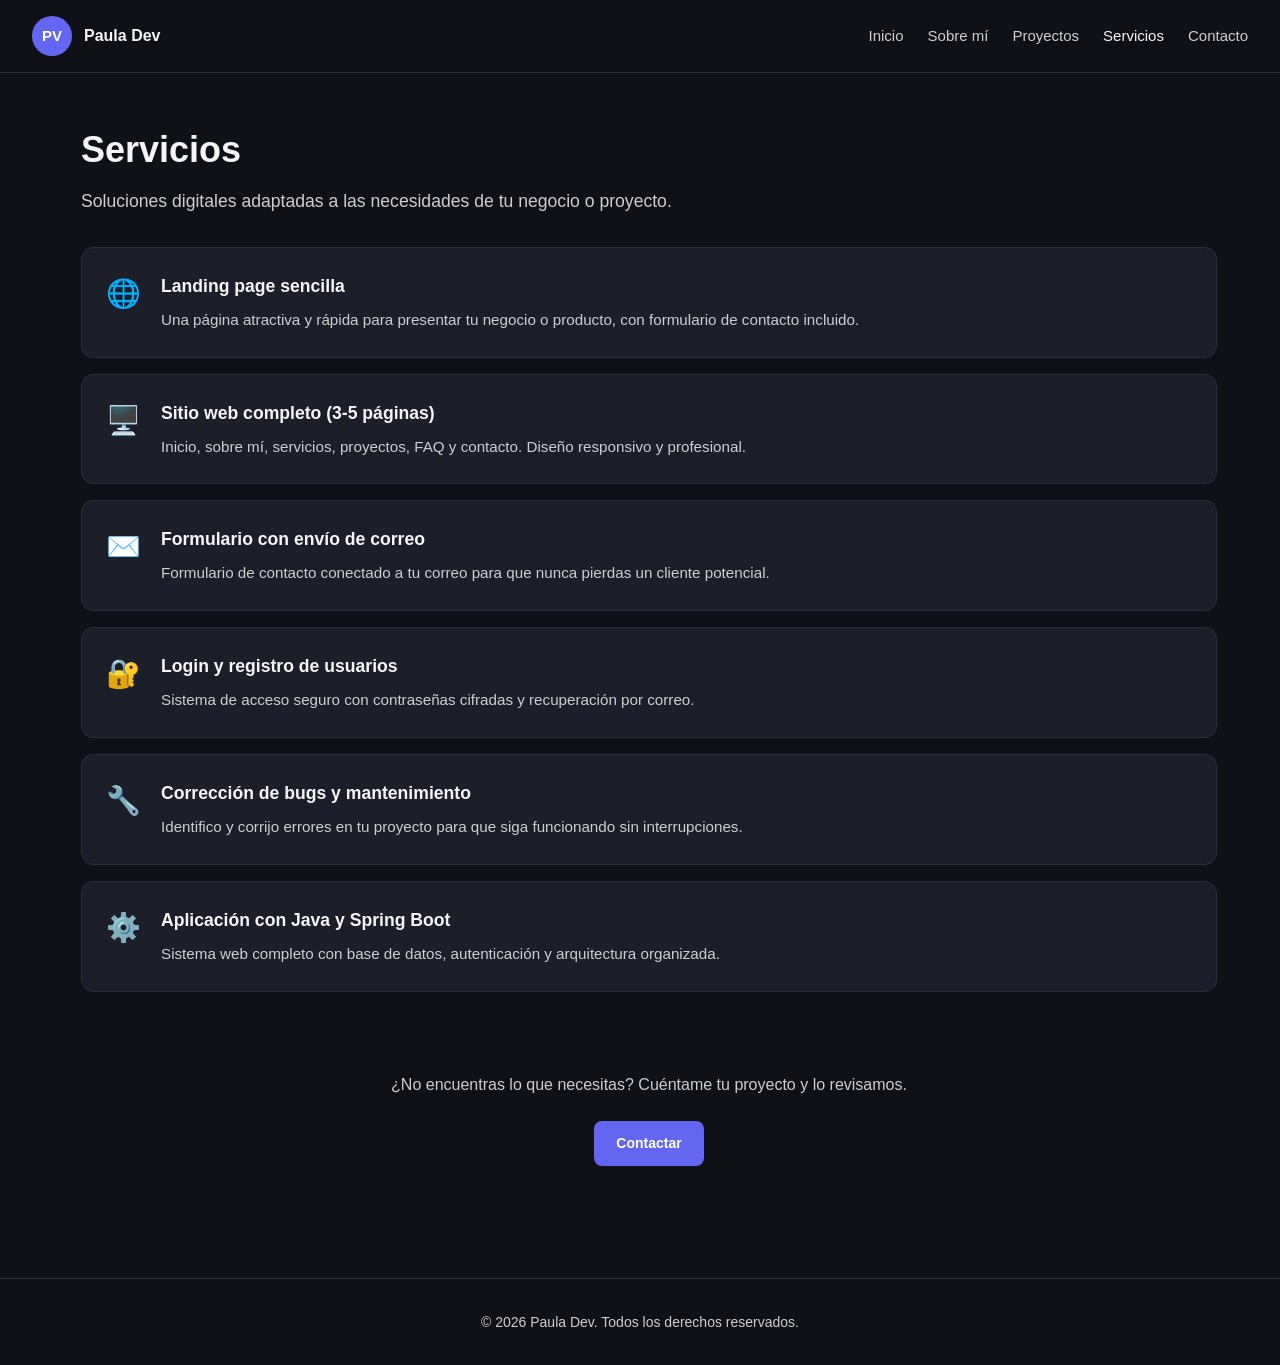
<file: servicios.html>
<!DOCTYPE html>
<html lang="es">

<head>
    <meta charset="UTF-8">
    <meta name="viewport" content="width=device-width, initial-scale=1.0">
    <title>Servicios | Paula Villar Dev</title>
    <link rel="stylesheet" href="styles.css">
</head>

<body>

    <nav class="navbar">
        <div class="navbar-brand">
            <div class="navbar-logo">PV</div>
            <span class="navbar-name">Paula Dev</span>
        </div>
        <div class="navbar-links">
            <a href="index.html">Inicio</a>
            <a href="index.html#sobre-mi">Sobre mí</a>
            <a href="proyectos.html">Proyectos</a>
            <a href="servicios.html" class="active">Servicios</a>
            <a href="contacto.html">Contacto</a>
        </div>
    </nav>

    <main class="container">

        <section class="page-header">
            <h1 class="page-title">Servicios</h1>
            <p class="page-subtitle">
                Soluciones digitales adaptadas a las necesidades de tu negocio o proyecto.
            </p>
        </section>

        <section class="services-full">

            <div class="service-full-card">
                <div class="service-icon">🌐</div>
                <div>
                    <h3 class="service-title">Landing page sencilla</h3>
                    <p class="service-description">Una página atractiva y rápida para presentar tu negocio o producto,
                        con formulario de contacto incluido.</p>
                </div>
            </div>

            <div class="service-full-card">
                <div class="service-icon">🖥️</div>
                <div>
                    <h3 class="service-title">Sitio web completo (3-5 páginas)</h3>
                    <p class="service-description">Inicio, sobre mí, servicios, proyectos, FAQ y contacto. Diseño
                        responsivo y profesional.</p>
                </div>
            </div>

            <div class="service-full-card">
                <div class="service-icon">✉️</div>
                <div>
                    <h3 class="service-title">Formulario con envío de correo</h3>
                    <p class="service-description">Formulario de contacto conectado a tu correo para que nunca pierdas
                        un cliente potencial.</p>
                </div>
            </div>

            <div class="service-full-card">
                <div class="service-icon">🔐</div>
                <div>
                    <h3 class="service-title">Login y registro de usuarios</h3>
                    <p class="service-description">Sistema de acceso seguro con contraseñas cifradas y recuperación por
                        correo.</p>
                </div>
            </div>

            <div class="service-full-card">
                <div class="service-icon">🔧</div>
                <div>
                    <h3 class="service-title">Corrección de bugs y mantenimiento</h3>
                    <p class="service-description">Identifico y corrijo errores en tu proyecto para que siga funcionando
                        sin interrupciones.</p>
                </div>
            </div>

            <div class="service-full-card">
                <div class="service-icon">⚙️</div>
                <div>
                    <h3 class="service-title">Aplicación con Java y Spring Boot</h3>
                    <p class="service-description">Sistema web completo con base de datos, autenticación y arquitectura
                        organizada.</p>
                </div>
            </div>

        </section>

        <section class="section" style="text-align:center;">
            <p style="color: var(--text-secondary); margin-bottom: 1.5rem;">¿No encuentras lo que necesitas? Cuéntame tu
                proyecto y lo revisamos.</p>
            <a href="contacto.html" class="btn btn-primary">Contactar</a>
        </section>

    </main>

    <footer class="footer">
        <p>&copy; 2026 Paula Dev. Todos los derechos reservados.</p>
    </footer>

    <script src="script.js"></script>
</body>

</html>
</file>
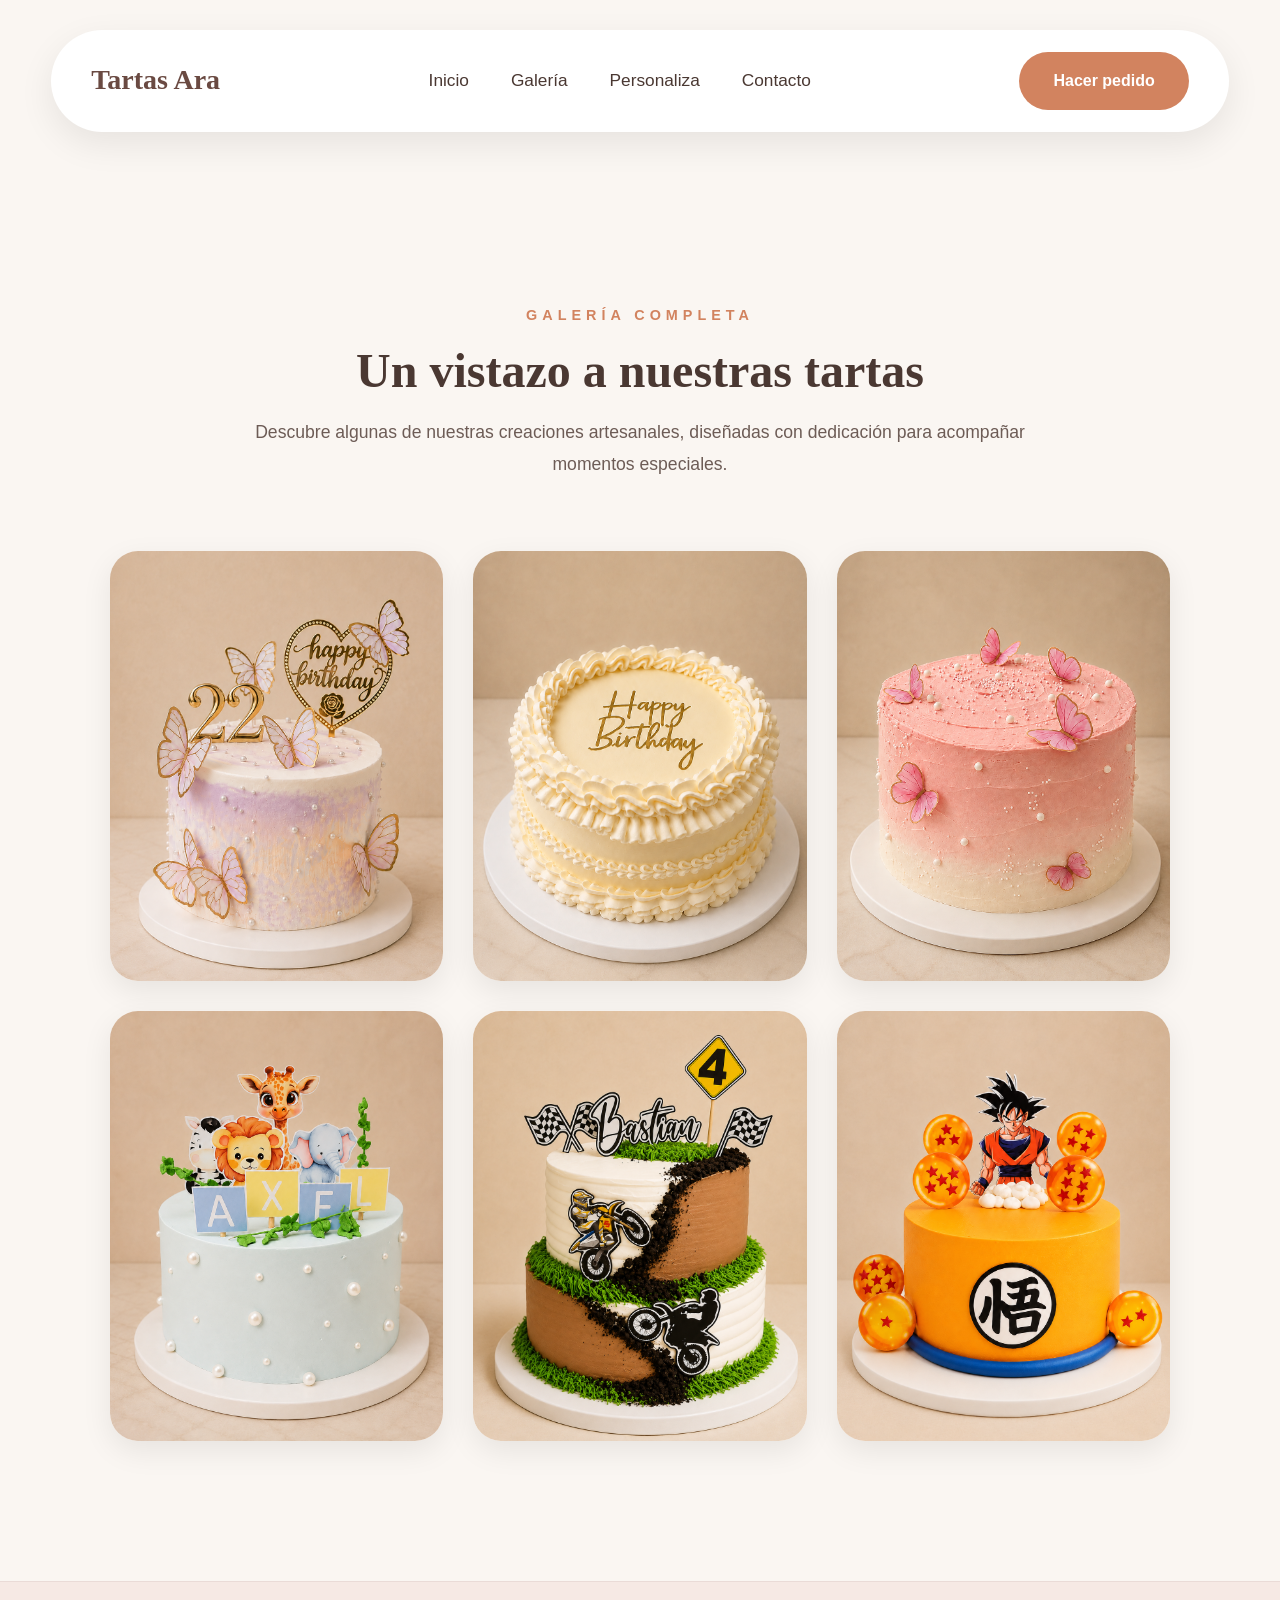
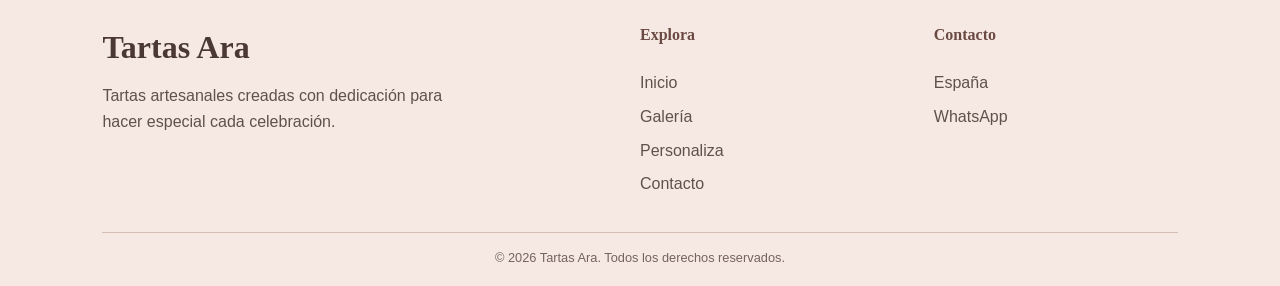
<file: proyectos/TARTAS_ARA/galeria.html>
<!DOCTYPE html>
<html lang="es">

<head>
    <meta charset="UTF-8">
    <meta name="viewport" content="width=device-width, initial-scale=1.0">
    <title>Galería | Tartas Ara</title>
    <link rel="stylesheet" href="style.css">
</head>

<body>

    <header>
        <div class="container">
            <nav class="navbar">
                <div class="logo">Tartas Ara</div>

                <ul class="nav-links">
                    <li><a href="index.html">Inicio</a></li>
                    <li><a href="galeria.html">Galería</a></li>
                    <li><a href="index.html#personaliza">Personaliza</a></li>
                    <li><a href="index.html#contacto">Contacto</a></li>
                </ul>

                <a href="index.html#personaliza" class="cta-btn">Hacer pedido</a>
            </nav>
        </div>
    </header>

    <main>

        <section class="galería-page">
            <div class="container">
                <div class="section-header">
                    <span>GALERÍA COMPLETA</span>

                    <h1>Un vistazo a nuestras tartas</h1>

                    <p>Descubre algunas de nuestras creaciones artesanales,
                        diseñadas con dedicación para acompañar momentos especiales.</p>
                </div>

                <div class="galeria-completa">

                    <div class="galeria-item reveal">
                        <img src="img/tarta4.png" alt="Torta personalizada">
                    </div>

                    <div class="galeria-item reveal">
                        <img src="img/tarta5.png" alt="Torta de celebración">
                    </div>

                    <div class="galeria-item reveal">
                        <img src="img/tarta6.png" alt="Torta de matrimonio">
                    </div>

                    <div class="galeria-item reveal">
                        <img src="img/tarta7.png" alt="Torta personalizada">
                    </div>

                    <div class="galeria-item reveal">
                        <img src="img/tarta8.png" alt="Torta personalizada">
                    </div>

                    <div class="galeria-item reveal">
                        <img src="img/tarta9.png" alt="Torta personalizada">
                    </div>

                </div>

        </section>
    </main>

    <footer class="footer">
        <div class="footer-content">
            <div class="footer-brand">
                <h2>Tartas Ara</h2>
                <p>Tartas artesanales creadas con dedicación para hacer especial cada celebración.</p>
            </div>

            <div class="footer-links">
                <h3>Explora</h3>
                <a href="index.html#inicio">Inicio</a>
                <a href="galeria.html">Galería</a>
                <a href="index.html#personaliza">Personaliza</a>
                <a href="index.html#contacto">Contacto</a>
            </div>

            <div class="footer-contact">
                <h3>Contacto</h3>
                <p>España</p>
                <a href="https://wa.me/34654257496" target="_blank">WhatsApp</a>
            </div>
        </div>

        <div class="footer-bottom">
            <p>© 2026 Tartas Ara. Todos los derechos reservados.</p>
        </div>
    </footer>

    <script src="script.js"></script>

</body>

</html>
</file>
<file: styles.css>
:root {
  --bg-primary: #0f1117;
  --bg-secondary: #171a23;
  --bg-card: #1c1f2a;
  --text-primary: #f5f5f7;
  --text-secondary: #d0cdcd;
  --accent: #6366f1;
  --accent-light: #818cf8;
  --border-color: #2a2d3a;
  --radius: 12px;
}

* {
  margin: 0;
  padding: 0;
  box-sizing: border-box;
}

body {
  font-family: 'Inter', -apple-system, BlinkMacSystemFont, sans-serif;
  background-color: var(--bg-primary);
  color: var(--text-primary);
  line-height: 1.6;
}

a {
  color: inherit;
  text-decoration: none;
}

/* Navbar */

.navbar {
  display: flex;
  justify-content: space-between;
  align-items: center;
  padding: 1rem 2rem;
  border-bottom: 1px solid var(--border-color);
  position: sticky;
  top: 0;
  background-color: var(--bg-primary);
  z-index: 100;
}

.navbar-brand {
  display: flex;
  align-items: center;
  gap: 12px;
}

.navbar-logo {
  width: 40px;
  height: 40px;
  border-radius: 50%;
  background-color: var(--accent);
  display: flex;
  align-items: center;
  justify-content: center;
  font-weight: 600;
  font-size: 15px;
  color: #ffffff;
}

.navbar-name {
  font-weight: 600;
  font-size: 16px;
}

.navbar-links {
  display: flex;
  align-items: center;
  gap: 1.5rem;
}

.navbar-links a {
  color: var(--text-secondary);
  font-size: 15px;
  font-weight: 500;
  transition: color 0.2s ease;
  padding: 0.4rem 0;
}

.navbar-links a:hover,
.navbar-links a.active {
  color: var(--text-primary);
}

/* Menú hamburguesa */
.menu-toggle {
  display: none;
  background: transparent;
  border: none;
  color: var(--text-primary);
  font-size: 1.7rem;
  cursor: pointer;
  padding: 0.25rem;
}

/* Buttons */
.btn {
  display: inline-block;
  padding: 0.7rem 1.4rem;
  border-radius: 8px;
  font-weight: 600;
  font-size: 14px;
  transition: all 0.2s ease;
  cursor: pointer;
  border: none;
}

.btn-primary {
  background-color: var(--accent);
  color: #ffffff;
}

.btn-primary:hover {
  background-color: var(--accent-light);
  transform: translateY(-2px);
}

.btn-secondary {
  background-color: transparent;
  color: var(--text-primary);
  border: 1px solid var(--border-color);
}

.btn-secondary:hover {
  border-color: var(--accent);
  color: var(--accent-light);
  transform: translateY(-2px);
}

.hero-actions {
  display: flex;
  gap: 0.8rem;
}

/* Container */
.container {
  max-width: 1200px;
  margin: 0 auto;
  padding: 0 2rem;
  transform: translateX(9px);
}

/* Hero */
.hero {
  display: flex;
  flex-direction: column;
  align-items: flex-start;
  justify-content: center;
  min-height: 65vh;
  padding: 3.5rem 0;
}

.hero-eyebrow {
  color: var(--accent-light);
  font-size: 15px;
  font-weight: 600;
  margin-bottom: 1rem;
  text-transform: uppercase;
  letter-spacing: 0.05em;
}

.hero-title {
  font-size: 3rem;
  font-weight: 700;
  margin-bottom: 0.5rem;
  line-height: 1.2;
}

.hero-subtitle {
  font-size: 1.25rem;
  color: var(--text-secondary);
  font-weight: 500;
  margin-bottom: 1.5rem;
}

.hero-description {
  font-size: 1.1rem;
  color: var(--text-secondary);
  max-width: 600px;
  margin-bottom: 2.5rem;
}

.hero-actions {
  display: flex;
  gap: 1rem;
}

/* Proyectos */
.page-header {
  padding: 3rem 0 2rem;
}

.page-title {
  font-size: 2.25rem;
  font-weight: 700;
  margin-bottom: 0.5rem;
}

.page-subtitle {
  color: var(--text-secondary);
  font-size: 1.1rem;
}

.project-card {
  background-color: var(--bg-card);
  border: 1px solid var(--border-color);
  border-radius: var(--radius);
  padding: 1.75rem;
  margin-bottom: 2.5rem;
}

.project-header {
  margin-bottom: 1rem;
}

.project-title {
  font-size: 1.5rem;
  font-weight: 700;
  margin-bottom: 0.5rem;
}

.project-description {
  color: var(--text-secondary);
  font-size: 1rem;
  margin-bottom: 0.75rem;
}

.project-details {
  color: var(--text-secondary);
  font-size: 0.95rem;
  margin-bottom: 1rem;
}

.tech-badges {
  display: flex;
  flex-wrap: wrap;
  gap: 8px;
  margin-bottom: 1.5rem;
  justify-content: center;
}

.tech-badge {
  background-color: var(--bg-secondary);
  border: 1px solid var(--border-color);
  color: var(--accent-light);
  font-size: 13px;
  font-weight: 600;
  padding: 4px 12px;
  border-radius: 6px;
}

.project-main-image {
  width: 100%;
  max-width: 900px;
  margin: 0 auto 0.75rem;
  border-radius: 8px;
  border: 1px solid var(--border-color);
  display: block;
  transition: opacity 0.15s ease;
}

.project-thumbs {
  display: grid;
  grid-template-columns: repeat(5, 1fr);
  gap: 10px;
  margin-bottom: 1.5rem;
}

.project-thumb {
  width: 100%;
  height: 120px;
  object-fit: cover;
  border-radius: 6px;
  border: 1px solid var(--border-color);
  display: block;
  cursor: pointer;
  transition: border-color 0.2s;
}

.project-thumb:hover {
  border-color: var(--accent);
}

.project-links {
  display: flex;
  justify-content: center;
  gap: 1rem;
  margin-top: 2rem;
}

/* Contacto */
.contact-grid {
  display: grid;
  grid-template-columns: 1fr 1fr;
  gap: 2rem;
  padding-bottom: 4rem;
}

.contact-links {
  display: flex;
  flex-direction: column;
  gap: 1rem;
}

.contact-link-card {
  background-color: var(--bg-card);
  border: 1px solid var(--border-color);
  border-radius: var(--radius);
  padding: 1.25rem;
  display: flex;
  align-items: center;
  gap: 1rem;
  transition: border-color 0.2s;
}

.contact-link-card:hover {
  border-color: var(--accent);
}

.contact-link-icon {
  width: 44px;
  height: 44px;
  border-radius: 8px;
  background-color: var(--bg-secondary);
  display: flex;
  align-items: center;
  justify-content: center;
  font-size: 1.25rem;
  flex-shrink: 0;
}

.contact-link-text strong {
  display: block;
  font-size: 15px;
  margin-bottom: 2px;
}

.contact-link-text span {
  color: var(--text-secondary);
  font-size: 14px;
}

.contact-form {
  display: flex;
  flex-direction: column;
  gap: 1rem;
}

.form-group label {
  display: block;
  font-size: 14px;
  font-weight: 600;
  margin-bottom: 6px;
}

.form-group input,
.form-group textarea {
  width: 100%;
  background-color: var(--bg-card);
  border: 1px solid var(--border-color);
  border-radius: 8px;
  padding: 0.75rem 1rem;
  color: var(--text-primary);
  font-size: 15px;
  font-family: inherit;
}

.form-group input:focus,
.form-group textarea:focus {
  outline: none;
  border-color: var(--accent);
}

.form-group textarea {
  resize: vertical;
  min-height: 120px;
}

/* Secciones del index */
.section {
  padding: 3rem 0;
}

.section-title {
  font-size: 1.75rem;
  font-weight: 700;
  margin-bottom: 2rem;
}

.services-grid {
  display: grid;
  grid-template-columns: repeat(3, 1fr);
  gap: 1.5rem;
}

.service-card {
  background-color: var(--bg-card);
  border: 1px solid var(--border-color);
  border-radius: var(--radius);
  padding: 1.5rem;
}

.service-icon {
  font-size: 1.75rem;
  margin-bottom: 1rem;
}

.service-title {
  font-size: 1.1rem;
  font-weight: 700;
  margin-bottom: 0.5rem;
}

.service-description {
  color: var(--text-secondary);
  font-size: 0.95rem;
}

.featured-project {
  display: grid;
  grid-template-columns: 1fr 1fr;
  gap: 2rem;
  align-items: center;
  background-color: var(--bg-card);
  border: 1px solid var(--border-color);
  border-radius: var(--radius);
  padding: 1.75rem;
}

.featured-project img {
  width: 100%;
  border-radius: 8px;
  border: 1px solid var(--border-color);
  display: block;
}

.featured-project-title {
  font-size: 1.25rem;
  font-weight: 700;
  margin-bottom: 0.5rem;
}

.featured-project-description {
  color: var(--text-secondary);
  font-size: 1rem;
  margin-bottom: 1.5rem;
}

.about-text {
  color: var(--text-secondary);
  font-size: 1.05rem;
  max-width: 700px;
}

.about-grid {
  display: grid;
  grid-template-columns: 200px 1fr;
  gap: 2rem;
  align-items: start;
}

.about-photo {
  width: 180px;
  height: 180px;
  border-radius: 50%;
  object-fit: cover;
  border: 2px solid var(--border-color);
}

/* Tecnologías */
.technology-category {
  max-width: 900px;
  margin-bottom: 2rem;
}

.technology-category h3 {
  font-size: 1.1rem;
  font-weight: 600;
  margin-bottom: 0.8rem;
  color: var(--text-primary);
}

.technologies-grid {
  display: grid;
  grid-template-columns: repeat(3, 1fr);
  gap: 0.8rem;
}

.technology-card {
  background-color: var(--bg-card);
  border: 1px solid var(--border-color);
  border-radius: var(--radius);
  padding: 0.85rem 1rem;
  min-height: 65px;
  display: flex;
  flex-direction: column;
  justify-content: center;
  transition: transform 0.2s ease, border-color 0.2s;
}

.technology-card:hover {
  transform: translateY(-3px);
  border-color: var(--accent);
}

.technology-card strong {
  display: block;
  font-size: 0.95rem;
  line-height: 1.3;
  margin-bottom: 0.15rem;
}

.technology-card span {
  color: var(--text-secondary);
  font-size: 0.8rem;
  line-height: 1.3;
}

/* Footer */
.footer {
  border-top: 1px solid var(--border-color);
  padding: 2rem 0;
  margin-top: 4rem;
  text-align: center;
  color: var(--text-secondary);
  font-size: 14px;
}

/* Animaciones */
.fade-in {
  opacity: 0;
  transform: translateY(20px);
  transition: opacity 0.5s ease, transform 0.5s ease;
}

.fade-in.visible {
  opacity: 1;
  transform: translateY(0);
}

.service-card,
.project-card,
.contact-link-card {
  transition: transform 0.2s ease, border-color 0.2s;
}

.service-card:hover,
.project-card:hover,
.contact-link-card:hover {
  transform: translateY(-6px);
}

/* Servicios completos */
.services-full {
  display: flex;
  flex-direction: column;
  gap: 1rem;
  margin-bottom: 2rem;
}

.service-full-card {
  background-color: var(--bg-card);
  border: 1px solid var(--border-color);
  border-radius: var(--radius);
  padding: 1.5rem;
  display: flex;
  align-items: flex-start;
  gap: 1.25rem;
  transition: transform 0.2s ease, border-color 0.2s;
}

.service-full-card:hover {
  transform: translateY(-4px);
  border-color: var(--accent);
}

.service-price {
  display: inline-block;
  margin-top: 0.5rem;
  color: var(--accent-light);
  font-weight: 600;
  font-size: 0.95rem;
}

.section-subtitle {
  color: var(--text-secondary);
  font-size: 1rem;
  margin-top: -1rem;
  margin-bottom: 1.5rem;
}

.section-link {
  color: var(--accent) !important;
  font-weight: 600;
}

.section-link:hover {
  color: var(--accent-light) !important;
  text-decoration: underline;
}

/* Características del proyecto */
.project-features {
  margin: 35px 0;
}

.project-features h3 {
  margin-bottom: 20px;
  font-size: 1.3rem;
}

.features-grid {
  display: grid;
  grid-template-columns: repeat(3, 1fr);
  gap: 12px;
  align-items: start;
}

.features-grid span {
  background: rgba(255, 255, 255, 0.05);
  border: 1px solid rgba(255, 255, 255, 0.08);
  border-radius: 12px;
  padding: 12px 18px;
  color: #e8e8e8;
  font-size: 0.95rem;
  line-height: 1.4;
  transition: all 0.3s ease;
}

.features-grid span:hover {
  transform: translateY(-3px);
  border-color: #5b6cff;
}

.project-status {
  margin-top: 20px;
  color: #b0b0b0;
  font-style: italic;
  text-align: center;
}

.project-note {
  margin: 30px 0;
  text-align: center;
  color: #b8b8b8;
  font-size: 0.95rem;
  line-height: 1.7;
  font-style: italic;
}

/* Flujo de atención - Fresh Cream Bot */
.project-demo {
  margin: 35px 0;
}

.project-demo h3 {
  margin-bottom: 10px;
  font-size: 1.3rem;
}

.project-demo>p {
  color: var(--text-secondary);
  margin-bottom: 25px;
  max-width: 750px;
}

.demo-steps {
  display: grid;
  grid-template-columns: repeat(4, 1fr);
  gap: 15px;
}

.demo-step {
  background: rgba(255, 255, 255, 0.05);
  border: 1px solid rgba(255, 255, 255, 0.08);
  border-radius: 12px;
  padding: 20px;
  transition: transform 0.3s ease, border-color 0.3s ease;
}

.demo-step:hover {
  transform: translateY(-4px);
  border-color: var(--accent);
}

.demo-step span {
  display: block;
  font-size: 0.8rem;
  color: var(--accent-light);
  margin-bottom: 10px;
  font-weight: 600;
}

.demo-step h4 {
  margin-bottom: 8px;
  font-size: 1rem;
}

.demo-step p {
  color: var(--text-secondary);
  font-size: 0.9rem;
  line-height: 1.5;
}

/* Tecnologías del proyecto */
.project-technologies {
  margin-bottom: 2rem;
}

.project-technologies h3 {
  margin-bottom: 1rem;
  font-size: 1.2rem;
}

.project-technologies .tech-badges {
  justify-content: center;
}

/* Responsabilidades */
.project-responsibilities {
  margin: 2rem 0;
}

.project-responsibilities h3 {
  margin-bottom: 1.25rem;
  font-size: 1.2rem;
}

.project-responsibilities ul {
  list-style: none;
  padding: 0;
  margin: 0;
  display: grid;
  grid-template-columns: repeat(2, 1fr);
  gap: 0.8rem;
}

.project-responsibilities li {
  margin: 0;
  padding: 0.9rem 1rem;
  background-color: var(--bg-secondary);
  border: 1px solid var(--border-color);
  border-radius: 10px;
  color: var(--text-secondary);
  font-size: 0.9rem;
  line-height: 1.45;
  transition: transform 0.2s ease, border-color 0.2s ease;
}

.project-responsibilities li::before {
  content: "✓";
  color: var(--accent-light);
  font-weight: 700;
  margin-right: 0.6rem;
}

.project-responsibilities li:hover {
  transform: translateY(-2px);
  border-color: var(--accent);
}

/* Miniatura seleccionada */
.project-thumb.active {
  border-color: var(--accent);
  box-shadow: 0 0 0 2px rgba(99, 102, 241, 0.2);
}

/* Responsive */
@media (max-width: 900px) {
  .demo-steps {
    grid-template-columns: repeat(2, 1fr);
  }
}

@media (max-width: 768px) {
  .project-thumbs {
    grid-template-columns: repeat(3, 1fr);
  }

  .contact-grid {
    grid-template-columns: 1fr;
  }

  .about-grid {
    grid-template-columns: 1fr;
    text-align: center;
  }

  .about-photo {
    margin: 0 auto;
  }

  .services-grid {
    grid-template-columns: 1fr;
  }

  .featured-project {
    grid-template-columns: 1fr;
  }

  .navbar-links {
    gap: 1rem;
  }

  .hero-title {
    font-size: 2rem;
  }

  .hero-actions {
    flex-direction: column;
    width: 100%;
  }

  .hero-actions .btn {
    text-align: center;
  }

  .technologies-grid {
    grid-template-columns: repeat(2, 1fr);
  }
}

/* Navbar responsive */
@media (max-width: 600px) {
  .container {
    padding: 0 1rem;
  }

  .navbar {
    padding: 0.85rem 1rem;
    position: relative;
  }

  .navbar-name {
    font-size: 15px;
  }

  .navbar-logo {
    width: 36px;
    height: 36px;
    font-size: 14px;
  }

  .project-responsibilities ul {
    grid-template-columns: 1fr;
  }

  .project-responsibilities li {
    font-size: 0.9rem;
  }

  /* Botón hamburguesa visible en móvil */
  .menu-toggle {
    display: block;
    background: transparent;
    border: none;
    color: var(--text-primary);
    font-size: 1.7rem;
    cursor: pointer;
    padding: 0.25rem;
  }

  /* Menú cerrado */
  .navbar-links {
    display: none;
    position: absolute;
    top: 100%;
    left: 0;
    right: 0;
    flex-direction: column;
    align-items: stretch;
    gap: 0;
    padding: 0.75rem 1rem;
    background-color: var(--bg-primary);
    border-bottom: 1px solid var(--border-color);
  }

  /* Menú abierto */
  .navbar-links.active {
    display: flex;
  }

  .navbar-links a {
    font-size: 14px;
    padding: 0.75rem 0;
    border-bottom: 1px solid var(--border-color);
  }

  .navbar-links a:last-child {
    border-bottom: none;
  }

  .hero {
    min-height: auto;
    padding: 3rem 0;
  }

  .hero-title {
    font-size: 1.8rem;
  }

  .hero-description {
    font-size: 1rem;
  }

  .project-card {
    padding: 1.25rem;
  }

  .project-thumbs {
    grid-template-columns: repeat(2, 1fr);
  }

  .project-thumb {
    height: 100px;
  }

  .features-grid {
    grid-template-columns: 1fr;
  }

  .technologies-grid {
    grid-template-columns: 1fr;
  }

  .demo-steps {
    grid-template-columns: 1fr;
  }

  .project-responsibilities ul {
    padding-left: 1rem;
  }

  .project-links {
    flex-direction: column;
  }

  .project-links .btn {
    width: 100%;
    text-align: center;
  }

  .technology-category {
    width: 100%;
  }
}
</file>
<file: proyectos/TARTAS_ARA/style.css>
/* =========================
   RESET
========================= */

* {
    margin: 0;
    padding: 0;
    box-sizing: border-box;
}


/* =========================
   VARIABLES
========================= */

:root {
    --bg-color: #FAF6F2;
    --card-color: #FFFFFF;
    --primary-color: #D2835F;
    --secondary-color: #6A4A42;
    --text-color: #4A3832;
    --border-color: #E7DDD3;
}


/* =========================
   ESTILOS GENERALES
========================= */

html {
    scroll-behavior: smooth;
}

body {
    font-family: 'Poppins', sans-serif;
    font-size: 16px;
    color: var(--text-color);
    background-color: var(--bg-color);
    line-height: 1.6;
}

img {
    display: block;
    width: 100%;
}

a {
    text-decoration: none;
    color: inherit;
}

ul {
    list-style: none;
}

.container {
    width: 92%;
    max-width: 1400px;
    margin: auto;
}

section {
    padding: 140px 0;
}


/* =========================
   TIPOGRAFÍA
========================= */

h1,
h2,
h3,
.logo {
    font-family: 'Playfair Display', serif;
}


/* =========================
   HEADER
========================= */

header {
    padding: 30px 0;
}

.navbar {
    display: flex;
    justify-content: space-between;
    align-items: center;
    background: var(--card-color);
    padding: 22px 40px;
    border-radius: 999px;
    box-shadow: 0 12px 35px rgba(0, 0, 0, .08);
}

.logo {
    font-size: 1.75rem;
    font-weight: 700;
    color: var(--secondary-color);
}

.nav-links {
    display: flex;
    gap: 42px;
}

.nav-links a {
    font-family: 'Poppins', sans-serif;
    font-size: 1.08rem;
    font-weight: 500;
    transition: .3s;
}

.nav-links a:hover {
    color: var(--primary-color);
}

.cta-btn {
    display: inline-flex;
    justify-content: center;
    align-items: center;
    padding: 16px 34px;
    border-radius: 999px;
    background: var(--primary-color);
    color: #fff;
    font-weight: 600;
    transition: .3s;
}

.cta-btn:hover {
    background: var(--secondary-color);
    transform: translateY(-3px);
}


/* =========================
   HERO
========================= */

#inicio {
    padding: 50px 0 140px;
    background: var(--bg-color);
}

#inicio .container {
    display: flex;
    justify-content: space-between;
    align-items: center;
    gap: 100px;
}

.hero-content {
    flex: 0 0 48%;
    padding-left: 10px;
}

.hero-subtitle {
    font-family: 'Poppins', sans-serif;
    font-size: .95rem;
    letter-spacing: 6px;
    text-transform: uppercase;
    color: var(--primary-color);
    margin-bottom: 20px;
}

.hero-content h1 {
    font-family: 'Playfair Display', serif;
    font-size: 4.2rem;
    line-height: .95;
    font-weight: 700;
    color: var(--text-color);
    margin-bottom: 25px;
}

.hero-content p {
    font-family: 'Poppins', sans-serif;
    font-size: 1.07rem;
    max-width: 520px;
    color: #5D514B;
    margin-bottom: 40px;
}

.hero-buttons {
    display: flex;
    align-items: center;
    gap: 20px;
}

.secondary-btn {
    display: inline-flex;
    align-items: center;
    justify-content: center;
    min-width: 220px;
    height: 58px;
    border: 1.8px solid var(--primary-color);
    border-radius: 999px;
    background: transparent;
    color: var(--primary-color);
    font-family: 'Poppins', sans-serif;
    font-size: 1.05rem;
    font-weight: 600;
    transition: .3s ease;
}

.secondary-btn:hover {
    background: var(--primary-color);
    color: #fff;
}

.hero-image {
    flex: 0 0 42%;
    display: flex;
    justify-content: center;
    align-items: center;
}

.hero-image img {
    width: 100%;
    max-width: 450px;
    height: 560px;
    aspect-ratio: 4 / 5;
    object-fit: cover;
    border-radius: 40px;
    box-shadow: 0 20px 50px rgba(0, 0, 0, .08);
}


/* =========================
   GALERÍA DE INICIO
========================= */

#galería {
    background: #FFFFFF;
    padding: 100px 0;
}

/* =========================
   ENCABEZADO DE SECCIONES
========================= */

.section-header {
    text-align: center;
    max-width: 800px;
    margin: 0 auto 70px;
}

.aviso-pedido {
    width: 90%;
    max-width: 1100px;
    margin: 0 auto 50px;

    display: flex;
    align-items: flex-start;
    gap: 18px;

    padding: 30px 35px;

    background: #FFFDF9;
    border: 1px solid #DCC7A5;
    border-radius: 24px;

    box-shadow: 0 10px 30px rgba(106, 74, 66, 0.08);
}

.aviso-icono {
    font-size: 1.8rem;
    color: #B08A45;
    line-height: 1;
    margin-top: 3px;
}

.aviso-pedido p {
    margin: 0;
    color: #6D5C56;
    font-size: 1rem;
    line-height: 1.7;
}

.aviso-pedido strong {
    color: var(--text-color);
    font-weight: 600;
}

.section-header span {
    display: inline-block;
    color: var(--primary-color);
    font-size: .9rem;
    font-weight: 600;
    letter-spacing: 5px;
    text-transform: uppercase;
    margin-bottom: 18px;
}

.section-header h1,
.section-header h2 {
    font-family: 'Playfair Display', serif;
    font-size: 3rem;
    color: var(--text-color);
    line-height: 1.1;
    margin-bottom: 20px;
}

.section-header p {
    font-family: 'Poppins', sans-serif;
    font-size: 1.1rem;
    color: #6d5c56;
    line-height: 1.8;
}


/* =========================
   GALERÍA PRINCIPAL
========================= */

.galería-grid {
    display: grid;
    grid-template-columns: repeat(3, 1fr);
    gap: 25px;
}

.galería-card {
    border-radius: 28px;
    overflow: hidden;
    cursor: pointer;
    box-shadow: 0 15px 35px rgba(0, 0, 0, .08);
    transition: .35s ease;
}

.galería-card img {
    width: 100%;
    height: 420px;
    object-fit: cover;
    display: block;
    transition: .4s ease;
}

.galería-card:hover {
    transform: translateY(-8px);
    box-shadow: 0 25px 45px rgba(0, 0, 0, .12);
}

.galería-card:hover img {
    transform: scale(1.05);
}


/* =========================
   BOTÓN GALERÍA
========================= */

.galería-btn {
    display: block;
    width: fit-content;
    margin: 60px auto 0;
    padding: 16px 38px;
    border-radius: 50px;
    background: var(--primary-color);
    color: #fff;
    font-weight: 600;
    font-size: 1rem;
    transition: .3s ease;
}

.galería-btn:hover {
    background: var(--secondary-color);
    transform: translateY(-3px);
}

/* =========================
   GALERÍA COMPLETA
========================= */

.galeria-page {
    background: var(--bg-color);
    padding: 50px 0 140px;
}

.galeria-completa {
    width: 90%;
    max-width: 1200px;
    margin: 0 auto;

    display: grid;
    grid-template-columns: repeat(3, 1fr);
    gap: 30px;
}

/* TARJETAS */

.galeria-item {
    height: 430px;

    border-radius: 28px;
    overflow: hidden;

    background: var(--card-color);

    box-shadow: 0 10px 30px rgba(0, 0, 0, .08);

    /* Animación */
    opacity: 1;
    transform: translateY(0);

    animation: aparecerGaleria .8s ease both;

    transition: transform .35s ease, box-shadow .35s ease;
}

/* DELAY DE CADA TARJETA */

.galeria-item:nth-child(1) {
    animation-delay: .1s;
}

.galeria-item:nth-child(2) {
    animation-delay: .2s;
}

.galeria-item:nth-child(3) {
    animation-delay: .3s;
}

.galeria-item:nth-child(4) {
    animation-delay: .4s;
}

/* IMÁGENES */

.galeria-item img {
    width: 100%;
    height: 100%;
    object-fit: cover;
    display: block;

    transition: transform .4s ease;
}

/* HOVER */

.galeria-item:hover {
    transform: translateY(-8px);
    box-shadow: 0 25px 45px rgba(0, 0, 0, .12);
}

.galeria-item:hover img {
    transform: scale(1.05);
}

/* ANIMACIÓN */

@keyframes aparecerGaleria {

    from {
        opacity: 0;
        transform: translateY(30px);
    }

    to {
        opacity: 1;
        transform: translateY(0);
    }

}

/* =========================
   PERSONALIZA
========================= */

#personaliza {
    background: var(--bg-color);
}

.personaliza-content {
    display: grid;
    grid-template-columns: 1fr 350px;
    gap: 50px;
    align-items: start;
}

.tarta-form {
    background: var(--card-color);
    padding: 40px;
    border-radius: 30px;
    border: 1px solid var(--border-color);
}

.form-group {
    margin-bottom: 45px;
}

.form-group h3 {
    font-family: 'Playfair Display', serif;
    font-size: 1.5rem;
    color: var(--secondary-color);
    margin-bottom: 20px;
}

.options-grid {
    display: grid;
    grid-template-columns: repeat(2, 1fr);
    gap: 15px;
}

.option-card {
    position: relative;

    display: flex;
    align-items: center;
    justify-content: space-between;

    min-height: 65px;
    padding: 15px 20px;

    border: 1px solid var(--border-color);
    border-radius: 18px;

    background: var(--card-color);

    cursor: pointer;
    transition: .3s ease;
}

.option-card:hover {
    border-color: var(--primary-color);
    transform: translateY(-2px);
}

.option-card input {
    display: none;
}

.option-card span {
    display: flex;
    flex-direction: column;
    align-items: flex-start;
    gap: 3px;

    font-family: 'Poppins', sans-serif;
    color: var(--text-color);
}

.option-card span strong {
    color: var(--primary-color);
    font-size: .95rem;
    font-weight: 600;
}

.option-card span small {
    color: #8A7770;
    font-size: .82rem;
}

.option-card strong {
    color: var(--primary-color);
    font-weight: 600;
}

.option-card:has(input:checked) {
    border-color: var(--primary-color);
    background-color: #FCF2EC;
    box-shadow: 0 8px 20px rgba(210, 131, 95, 0.12);
}

.option-card:has(input:checked) span {
    color: var(--secondary-color);
    font-weight: 600;
}


/* =========================
   RESUMEN DEL PEDIDO
========================= */

.pedido-resumen {
    position: sticky;
    top: 30px;

    background: var(--card-color);

    padding: 35px;

    border-radius: 30px;
    border: 1px solid var(--border-color);

    box-shadow: 0 15px 35px rgba(77, 58, 52, .08);
}

.pedido-resumen h3 {
    font-family: 'Playfair Display', serif;
    font-size: 1.8rem;
    color: var(--secondary-color);
    margin-bottom: 30px;
}

.resumen-item {
    display: flex;
    justify-content: space-between;
    align-items: center;

    padding: 14px 0;

    border-bottom: 1px solid var(--border-color);
}

.resumen-item span {
    color: #6d5c56;
    font-size: .95rem;
}

.resumen-item strong {
    color: var(--text-color);
    font-weight: 600;
}

.pedido-resumen hr {
    border: none;
    border-top: 1px solid var(--border-color);
    margin: 25px 0;
}

.precio-final {
    display: flex;
    justify-content: space-between;
    align-items: center;
    margin-bottom: 25px;
}

.precio-final span {
    color: #6d5c56;
}

.precio-final h2 {
    font-family: 'Playfair Display', serif;
    color: var(--primary-color);
    font-size: 2rem;
}


/* =========================
   CAMPOS DEL FORMULARIO
========================= */

.form-fields {
    display: grid;
    grid-template-columns: repeat(2, 1fr);
    gap: 20px;
}

.field {
    display: flex;
    flex-direction: column;
    gap: 8px;
}

.field label {
    font-size: .9rem;
    font-weight: 600;
    color: var(--secondary-color);
}

.field input {
    width: 100%;
    height: 52px;

    padding: 0 16px;

    border: 1px solid var(--border-color);
    border-radius: 14px;

    background: #FFFFFF;
    color: var(--text-color);

    font-family: 'Poppins', sans-serif;
    font-size: .95rem;

    outline: none;

    transition: .3s ease;
}

.field input:focus {
    border-color: var(--primary-color);
    box-shadow: 0 0 0 3px rgba(210, 131, 95, .10);
}

.field input::placeholder {
    color: #A69A94;
}

.pedido-resumen .cta-btn {
    display: flex;
    align-items: center;
    justify-content: center;

    width: 100%;
    min-height: 54px;

    text-align: center;
}


/* =========================
   CUÉNTANOS TU IDEA
========================= */

.form-group textarea {
    width: 100%;
    min-height: 130px;

    padding: 16px;

    border: 1px solid #e5ddd8;
    border-radius: 18px;

    background: #fff;
    color: var(--text-color);

    font-family: inherit;
    font-size: 1rem;
    line-height: 1.6;

    resize: vertical;
    outline: none;

    transition: .3s;
}

.form-group textarea::placeholder {
    color: #8a7770;
}

.form-group textarea:focus {
    border-color: var(--primary-color);
    box-shadow: 0 0 0 3px rgba(196, 106, 132, .08);
}


/* =========================
   FOOTER
========================= */

.footer {
    background: #f6e9e4;
    color: var(--text-color);

    padding: 40px 8% 18px;

    border-top: 1px solid #eadbd7;
}

.footer-content {
    display: grid;
    grid-template-columns: 2fr 1fr 1fr;

    gap: 50px;

    max-width: 1200px;

    margin: 0 auto;
}

.footer-brand h2 {
    font-family: 'Playfair Display', serif;
    font-size: 2rem;

    margin-bottom: 10px;

    color: var(--text-color);
}

.footer-brand p {
    max-width: 380px;

    margin: 0;

    color: #5f504b;

    line-height: 1.6;
}

.footer h3 {
    font-size: 1rem;

    margin-bottom: 15px;

    color: var(--secondary-color);
}

.footer-links,
.footer-contact {
    display: flex;
    flex-direction: column;

    gap: 8px;
}

.footer a {
    color: #5f504b;

    text-decoration: none;

    transition: .3s;
}

.footer a:hover {
    color: var(--primary-color);
}

.footer-contact p {
    margin: 0;
    color: #5f504b;
}

.footer-bottom {
    max-width: 1200px;

    margin: 35px auto 0;

    padding-top: 15px;

    border-top: 1px solid #d6beb6;

    text-align: center;
}

.footer-bottom p {
    margin: 0;

    color: #75635d;

    font-size: .8rem;
}


/* =========================
   ANIMACIONES AL HACER SCROLL
========================= */

.reveal {
    opacity: 0;
    transform: translateY(35px);
    transition:
        opacity 0.8s ease,
        transform 0.8s ease;
}

.reveal.active {
    opacity: 1;
    transform: translateY(0);
}


/* =========================
   RESPONSIVE
========================= */

@media (max-width: 1000px) {

    #inicio .container {
        gap: 50px;
    }

    .hero-content h1 {
        font-family: 'Playfair Display', serif;
        font-size: 4.2rem;
        line-height: 1.10;
        font-weight: 700;
        color: var(--text-color);
        margin-bottom: 25px;
    }

    .nav-links {
        gap: 20px;
    }

    .navbar {
        padding: 18px 25px;
    }
}


@media (max-width: 900px) {

    .personaliza-content {
        grid-template-columns: 1fr;
    }

    .pedido-resumen {
        position: static;
    }

    .galeria-completa {
        grid-template-columns: repeat(2, 1fr);
    }
}


@media (max-width: 750px) {

    #inicio .container {
        flex-direction: column;
        text-align: center;
    }

    .hero-content {
        flex: none;
        width: 100%;
        padding-left: 0;
    }

    .hero-content p {
        margin-left: auto;
        margin-right: auto;
    }

    .hero-buttons {
        justify-content: center;
        flex-wrap: wrap;
    }

    .hero-image {
        width: 100%;
    }

    .nav-links {
        display: none;
    }

    .navbar {
        justify-content: space-between;
    }

    .galería-grid {
        grid-template-columns: 1fr;
    }

    .galeria-completa {
        grid-template-columns: 1fr;
        width: 92%;
    }

    .footer-content {
        grid-template-columns: 1fr;
        gap: 30px;
    }
}


@media (max-width: 600px) {

    section {
        padding: 90px 0;
    }

    #inicio {
        padding: 40px 0 90px;
    }

    .hero-content h1 {
        font-size: 2.8rem;
    }

    .hero-buttons {
        flex-direction: column;
        width: 100%;
    }

    .hero-buttons .cta-btn,
    .secondary-btn {
        width: 100%;
    }

    .hero-image img {
        height: 450px;
    }

    .section-header {
        margin-bottom: 50px;
    }

    .section-header h1,
    .section-header h2 {
        font-size: 2.4rem;
    }

    .section-header p {
        font-size: 1rem;
    }

    .galería-card img {
        height: 380px;
    }

    .galeria-item {
        height: 400px;
    }

    .tarta-form {
        padding: 25px;
    }

    .options-grid {
        grid-template-columns: 1fr;
    }

    .form-fields {
        grid-template-columns: 1fr;
    }

    .footer {
        padding: 40px 6% 18px;
    }

    .aviso-pedido {
        width: 92%;
        padding: 25px;
        gap: 12px;
    }

    .aviso-pedido p {
        font-size: .95rem;
    }
}

/* ================================
   ANIMACIÓN PERSONALIZA
================================ */

.personaliza-content.reveal {
    opacity: 0;
    transform: translateY(35px);
    transition: opacity 0.8s ease, transform 0.8s ease;
}

.personaliza-content.reveal.active {
    opacity: 1;
    transform: translateY(0);
}

/* ================================
   FOTO DE REFERENCIA
================================ */

/* =========================
   FOTO DE REFERENCIA
========================= */

.foto-referencia {
    margin-top: 25px;
    padding: 20px 22px;
    background: #FBF7F4;
    border: 1px solid var(--border-color);
    border-radius: 18px;
}

.foto-referencia label {
    display: block;
    color: var(--secondary-color);
    font-weight: 600;
    margin-bottom: 8px;
}

.foto-referencia small {
    display: block;
    color: #6d5c56;
    font-size: .9rem;
    line-height: 1.6;
}

/* =========================
   INFORMACIÓN DE PRECIOS
========================= */

.info-precio {
    margin-top: 25px;
    padding: 20px 22px;
    background: #FBF7F4;
    border: 1px solid var(--border-color);
    border-radius: 18px;
}

.info-precio p {
    margin-bottom: 12px;
    color: #6d5c56;
    font-size: .9rem;
    line-height: 1.6;
}

.info-precio p:last-child {
    margin-bottom: 0;
}

.info-precio strong {
    color: var(--secondary-color);
    font-weight: 600;
}
</file>
